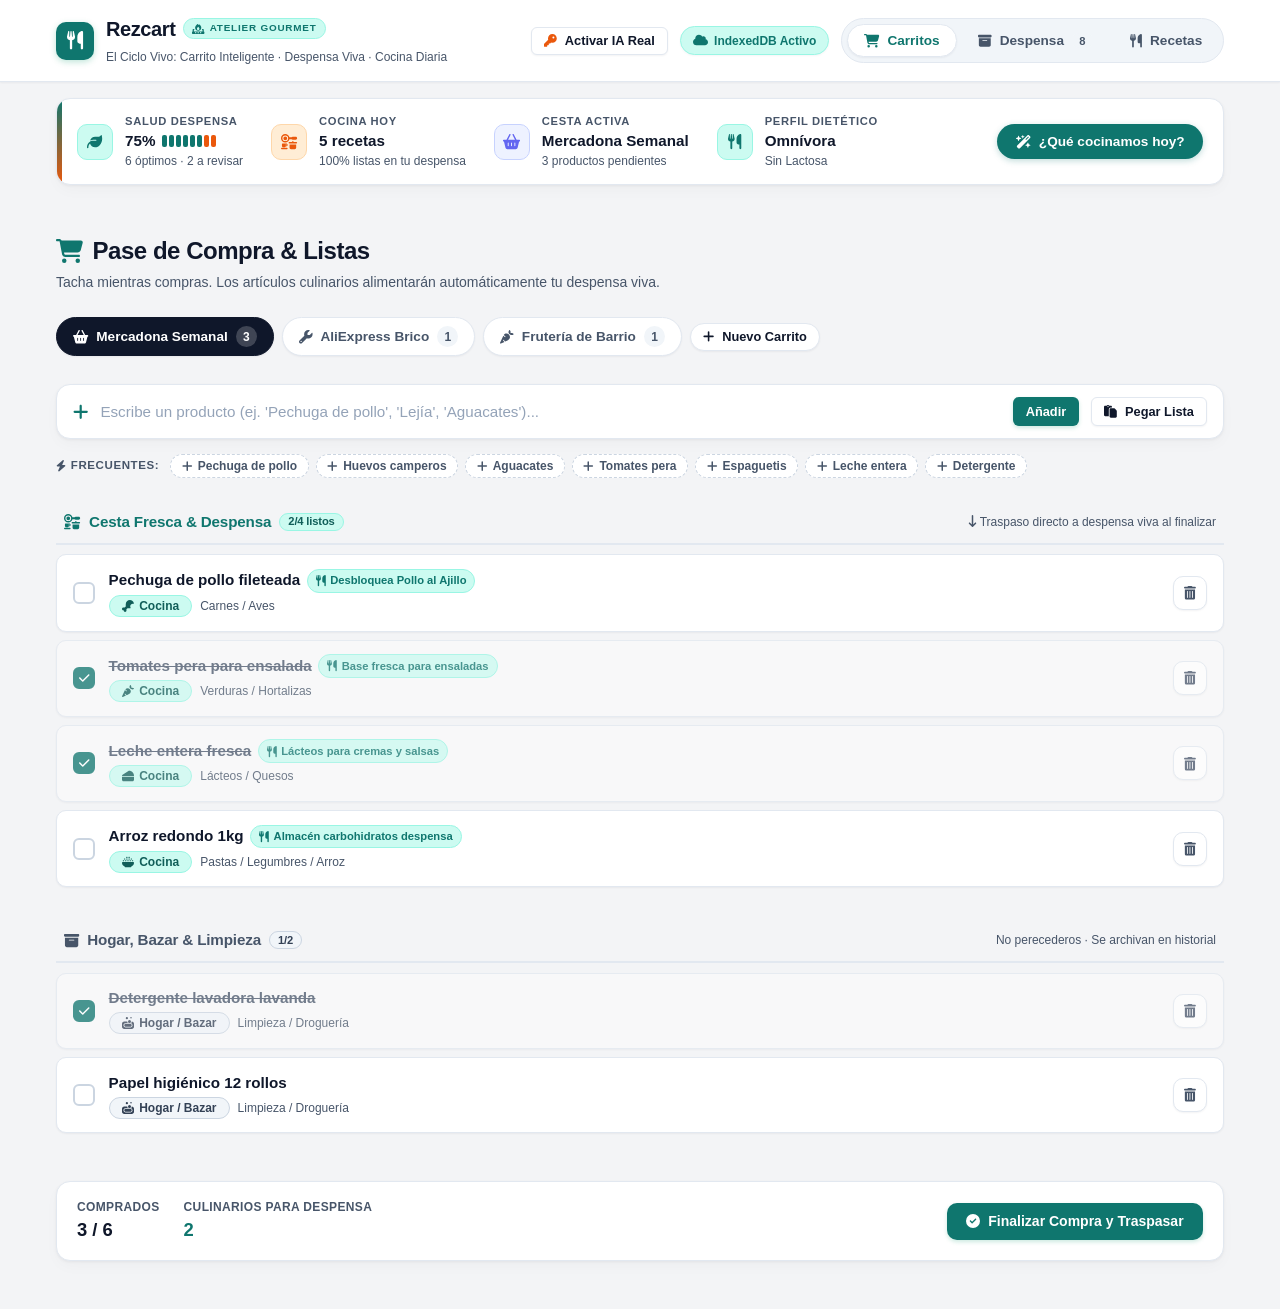
<file: index.html>
<!DOCTYPE html>
<html lang="es">
<head>
  <meta charset="UTF-8">
  <meta name="viewport" content="width=device-width, initial-scale=1.0">
  <title>Rezcart — Del Carrito a la Despensa y tu Cocina</title>
  
  <!-- Favicon Vectorial Culinario Oficial Atelier Gourmet -->
  <link rel="icon" type="image/svg+xml" href="data:image/svg+xml,%3Csvg xmlns='http://www.w3.org/2000/svg' viewBox='0 0 32 32'%3E%3Crect width='32' height='32' rx='8' fill='%230f766e'/%3E%3Cpath d='M8 10h16v2.5H8zm2 5h12v2H10zm-2 4.5h16V22H8z' fill='%23ffffff'/%3E%3C/svg%3E">
  
  <!-- FontAwesome 6 Offline Local -->
  <script src="static/js/fontawesome.min.js"></script>
  
  <!-- Hoja de Estilos Oficial Layered Elevation -->
  <link rel="stylesheet" href="static/css/main.css">
</head>
<body>

  <!-- Barra Superior / Header -->
  <header class="header-bar">
    <div class="header-inner">
      <a href="#" class="brand-wrapper">
        <div class="brand-icon">
          <i class="fa-solid fa-utensils"></i>
        </div>
        <div class="brand-text">
          <h1>Rezcart <span class="brand-badge-pill"><i class="fa-solid fa-fire-burner"></i> Atelier Gourmet</span></h1>
          <span class="tagline">El Ciclo Vivo: Carrito Inteligente · Despensa Viva · Cocina Diaria</span>
        </div>
      </a>

      <!-- Grupo Derecho: Indicador de Modo Dual Offline + Pestañas de Navegación -->
      <div class="header-right-group">
        <button class="btn btn-secondary btn-sm" id="btn-open-gemini-config" title="Configurar IA Real (Google Gemini)">
          <i class="fa-solid fa-sparkles" style="color: var(--color-ai);"></i>
          <span id="gemini-status-text">IA Real</span>
        </button>

        <div class="sync-status-indicator" id="sync-status-indicator" title="Modo Dual: IndexedDB local (0ms en supermercado) + Sincronización en la nube">
          <span class="sync-badge-pill synced" id="sync-badge-pill">
            <span id="sync-badge-icon-wrap"><i class="fa-solid fa-cloud"></i></span>
            <span id="sync-badge-text">IndexedDB Activo</span>
          </span>
        </div>

        <nav class="tabs-navigation">
          <button class="tab-btn active" data-view="carts">
            <i class="fa-solid fa-cart-shopping"></i>
            <span>Carritos</span>
          </button>
          <button class="tab-btn" data-view="pantry">
            <i class="fa-solid fa-box-archive"></i>
            <span>Despensa</span>
            <span class="tab-badge" id="pantry-total-count">8</span>
          </button>
          <button class="tab-btn" data-view="recipes">
            <i class="fa-solid fa-utensils"></i>
            <span>Recetas</span>
          </button>
        </nav>
      </div>
    </div>
  </header>

  <!-- Contenedor Principal de Vistas -->
  <main class="app-container">

    <!-- ======================================================================
         COMPONENTE DISTINTIVO: "PULSO DE COCINA" (KITCHEN VITALITY STRIP)
         ====================================================================== -->
    <div class="kitchen-vitality-bar" id="kitchen-vitality-bar">
      <div class="vitality-metrics-group">
        <!-- Métrica 1: Salud de Despensa y Frescura -->
        <div class="vitality-item">
          <div class="vitality-icon-circle vitality-icon-teal">
            <i class="fa-solid fa-leaf"></i>
          </div>
          <div class="vitality-info">
            <span class="vitality-title">Salud Despensa</span>
            <span class="vitality-val">
              <span id="vitality-freshness-pct">88%</span>
              <span class="freshness-mini-gauge" title="Estado de frescura general">
                <span class="seg-green"></span>
                <span class="seg-green"></span>
                <span class="seg-green"></span>
                <span class="seg-green"></span>
                <span class="seg-green"></span>
                <span class="seg-green"></span>
                <span class="seg-orange"></span>
                <span class="seg-orange"></span>
              </span>
            </span>
            <span class="vitality-sub" id="vitality-freshness-sub">6 óptimos · 2 a revisar</span>
          </div>
        </div>

        <!-- Métrica 2: Recetas Desbloqueadas Hoy -->
        <div class="vitality-item">
          <div class="vitality-icon-circle vitality-icon-orange">
            <i class="fa-solid fa-kitchen-set"></i>
          </div>
          <div class="vitality-info">
            <span class="vitality-title">Cocina Hoy</span>
            <span class="vitality-val" id="vitality-recipes-val">3 recetas</span>
            <span class="vitality-sub">100% listas en tu despensa</span>
          </div>
        </div>

        <!-- Métrica 3: Cesta Activa -->
        <div class="vitality-item">
          <div class="vitality-icon-circle vitality-icon-indigo">
            <i class="fa-solid fa-basket-shopping"></i>
          </div>
          <div class="vitality-info">
            <span class="vitality-title">Cesta Activa</span>
            <span class="vitality-val" id="vitality-cart-val">Mercadona Semanal</span>
            <span class="vitality-sub" id="vitality-cart-sub">4 productos pendientes</span>
          </div>
        </div>

        <!-- Métrica 4: Perfil Dietético Mandatorio -->
        <div class="vitality-item" id="vitality-diet-chip" style="cursor: pointer;" title="Configurar Perfil Dietético & Directivas Chef IA">
          <div class="vitality-icon-circle vitality-icon-teal" id="vitality-diet-icon-wrap">
            <i class="fa-solid fa-utensils"></i>
          </div>
          <div class="vitality-info">
            <span class="vitality-title">Perfil Dietético</span>
            <span class="vitality-val" id="vitality-diet-val">Omnívora</span>
            <span class="vitality-sub" id="vitality-diet-sub">Sin Lactosa</span>
          </div>
        </div>
      </div>

      <!-- Acción Estrella Rápida -->
      <button class="btn-vitality-chef" id="btn-vitality-suggest">
        <i class="fa-solid fa-wand-magic-sparkles"></i>
        <span>¿Qué cocinamos hoy?</span>
      </button>
    </div>

    <!-- ======================================================================
         VISTA 1: CARRITOS DE COMPRA (CARTS)
         ====================================================================== -->
    <section class="view-section active" id="view-carts">
      <div class="section-header">
        <div class="section-title-wrap">
          <h2>
            <i class="fa-solid fa-cart-shopping" style="color: var(--color-culinary);"></i>
            Pase de Compra & Listas
          </h2>
          <p>Tacha mientras compras. Los artículos culinarios alimentarán automáticamente tu despensa viva.</p>
        </div>
      </div>

      <!-- Selector de Carritos Múltiples -->
      <div class="cart-selector-bar" id="cart-chips-container">
        <!-- Renderizado dinámicamente por carts.js -->
      </div>

      <!-- Entrada Rápida de Artículos con Pegar Lista integrado -->
      <div class="card quick-input-card">
        <i class="fa-solid fa-plus" style="color: var(--color-culinary); font-size: 1.1rem;"></i>
        <input type="text" id="input-quick-add" placeholder="Escribe un producto (ej. 'Pechuga de pollo', 'Lejía', 'Aguacates')...">
        <button class="btn btn-primary btn-sm" id="btn-quick-add">
          <span>Añadir</span>
        </button>
        <button class="btn btn-secondary btn-sm" id="btn-open-paste-modal" title="Pegar lista de WhatsApp o notas">
          <i class="fa-solid fa-paste"></i>
          <span>Pegar Lista</span>
        </button>
      </div>

      <!-- Pellizcos Rápidos Culinarios (Quick Food Staples) -->
      <div class="quick-staples-wrap" id="quick-staples-bar">
        <span class="staples-label"><i class="fa-solid fa-bolt"></i> Frecuentes:</span>
        <button class="staple-chip" data-item="Pechuga de pollo fileteada"><i class="fa-solid fa-plus"></i> Pechuga de pollo</button>
        <button class="staple-chip" data-item="Huevos camperos"><i class="fa-solid fa-plus"></i> Huevos camperos</button>
        <button class="staple-chip" data-item="Aguacates maduros"><i class="fa-solid fa-plus"></i> Aguacates</button>
        <button class="staple-chip" data-item="Tomates pera"><i class="fa-solid fa-plus"></i> Tomates pera</button>
        <button class="staple-chip" data-item="Pasta espaguetis"><i class="fa-solid fa-plus"></i> Espaguetis</button>
        <button class="staple-chip" data-item="Leche entera fresca"><i class="fa-solid fa-plus"></i> Leche entera</button>
        <button class="staple-chip" data-item="Detergente lavadora"><i class="fa-solid fa-plus"></i> Detergente</button>
      </div>

      <!-- Lista Interactiva de Artículos -->
      <div class="items-list" id="cart-items-container">
        <!-- Renderizado dinámicamente por carts.js -->
      </div>

      <!-- Banner de Finalizar Compra Guiado -->
      <div class="checkout-banner" id="checkout-banner">
        <div class="checkout-stats">
          <div class="stat-item">
            <span class="stat-label">Comprados</span>
            <span class="stat-value" id="stat-total-bought">0 / 0</span>
          </div>
          <div class="stat-item">
            <span class="stat-label">Culinarios para Despensa</span>
            <span class="stat-value" id="stat-culinary-count" style="color: var(--color-culinary);">0</span>
          </div>
        </div>
        <button class="btn btn-primary" id="btn-open-checkout">
          <i class="fa-solid fa-circle-check"></i>
          <span>Finalizar Compra y Traspasar</span>
        </button>
      </div>
    </section>

    <!-- ======================================================================
         VISTA 2: DESPENSA INTELIGENTE (PANTRY)
         ====================================================================== -->
    <section class="view-section" id="view-pantry">
      <div class="section-header">
        <div class="section-title-wrap">
          <h2>
            <i class="fa-solid fa-box-archive" style="color: var(--color-culinary);"></i>
            Tu Despensa y Existencias
          </h2>
          <p>Control sin fechas manuales: frescura implícita automática y entrada por fotos de alimentos.</p>
        </div>
        <div class="section-actions">
          <button class="btn btn-ai btn-sm" id="btn-open-photo-purchase">
            <i class="fa-solid fa-camera"></i>
            <span>Foto Nueva Compra</span>
          </button>
          <button class="btn btn-secondary btn-sm" id="btn-open-photo-audit">
            <i class="fa-solid fa-magnifying-glass-chart"></i>
            <span>Auditar Zona</span>
          </button>
        </div>
      </div>

      <!-- Widget Check-in Rápido de 15 Segundos -->
      <div id="pantry-checkin-container">
        <!-- Aparece cuando hay alimentos con alerta ámbar -->
      </div>

      <!-- Filtros por Categoría de Alimento -->
      <div style="display: flex; gap: 0.5rem; overflow-x: auto; padding-bottom: 0.5rem; margin-bottom: 1.25rem;" id="pantry-filter-pills">
        <!-- Renderizado por pantry.js -->
      </div>

      <!-- Grid de Tarjetas de Alimentos -->
      <div class="pantry-grid" id="pantry-items-grid">
        <!-- Renderizado por pantry.js -->
      </div>
    </section>

    <!-- ======================================================================
         VISTA 3: RECETAS Y CHEF IA (RECIPES)
         ====================================================================== -->
    <section class="view-section" id="view-recipes">
      <div class="section-header">
        <div class="section-title-wrap">
          <h2>
            <i class="fa-solid fa-utensils" style="color: var(--color-culinary);"></i>
            Pase de Cocina & Recetario
          </h2>
          <p>Platos calculados con tu despensa real y filtrados por tu perfil dietético mandatorio.</p>
        </div>
        <div class="section-actions">
          <!-- Botón de Perfil Dietético Mandatorio -->
          <button class="btn btn-secondary btn-sm" id="btn-open-diet-modal" title="Configurar estilo de dieta y alérgenos">
            <i class="fa-solid fa-sliders" style="color: var(--color-culinary);"></i>
            <span id="recipe-diet-badge-label">Perfil: Omnívora</span>
          </button>
          <button class="btn btn-ai btn-sm" id="btn-open-chef-ai-modal">
            <i class="fa-solid fa-wand-magic-sparkles"></i>
            <span>Asistente Chef IA</span>
          </button>
        </div>
      </div>

      <!-- Filtros de Recetas (100% vs Casi listas) -->
      <div style="display: flex; gap: 0.5rem; margin-bottom: 1.25rem; flex-wrap: wrap;" id="recipe-filter-buttons">
        <!-- Renderizado por recipes.js -->
      </div>

      <!-- Grid de Recetas -->
      <div class="recipes-grid" id="recipes-grid-container">
        <!-- Renderizado por recipes.js -->
      </div>
    </section>

  </main>

  <!-- ==========================================================================
       BARRA DE NAVEGACIÓN INFERIOR (MÓVIL)
       ========================================================================== -->
  <nav class="mobile-bottom-nav">
    <button class="mobile-nav-btn active" data-view="carts">
      <i class="fa-solid fa-cart-shopping"></i>
      <span>Carritos</span>
    </button>
    <button class="mobile-nav-btn" data-view="pantry">
      <i class="fa-solid fa-box-archive"></i>
      <span>Despensa</span>
    </button>
    <button class="mobile-nav-btn" data-view="recipes">
      <i class="fa-solid fa-utensils"></i>
      <span>Recetas</span>
    </button>
  </nav>

  <!-- ==========================================================================
       MODALES DEL SISTEMA
       ========================================================================== -->

  <!-- 1. Modal Nuevo Carrito -->
  <div class="modal-backdrop" id="modal-new-cart">
    <div class="modal-container">
      <div class="modal-header">
        <h3><i class="fa-solid fa-cart-plus"></i> Crear Nuevo Carrito</h3>
        <button class="btn btn-secondary btn-icon" data-action="close">
          <i class="fa-solid fa-xmark"></i>
        </button>
      </div>
      <div class="modal-body">
        <div style="display: flex; flex-direction: column; gap: 0.35rem;">
          <label style="font-size: 0.85rem; font-weight: 600;">Nombre del Carrito:</label>
          <input type="text" id="new-cart-name" placeholder="Ej: Mercadona Semanal, Leroy Merlin, Droguería" style="padding: 0.65rem 0.85rem; border: 1px solid var(--border-subtle); border-radius: var(--radius-sm); font-size: 0.95rem;">
        </div>
        <div style="display: flex; flex-direction: column; gap: 0.35rem;">
          <label style="font-size: 0.85rem; font-weight: 600;">Tipo de Carrito:</label>
          <select id="new-cart-type" style="padding: 0.65rem 0.85rem; border: 1px solid var(--border-subtle); border-radius: var(--radius-sm); font-size: 0.95rem; background: #ffffff;">
            <option value="mixed">Mixto (Comida + Hogar/Limpieza)</option>
            <option value="grocery">Solo Supermercado / Comida</option>
            <option value="non_food">No Alimentario (Bazar, Ferretería, Ropa)</option>
          </select>
        </div>
      </div>
      <div class="modal-footer">
        <button class="btn btn-secondary" data-action="close">Cancelar</button>
        <button class="btn btn-primary" id="btn-save-new-cart">Crear Carrito</button>
      </div>
    </div>
  </div>

  <!-- 2. Modal Pegar Lista de WhatsApp -->
  <div class="modal-backdrop" id="modal-paste-list">
    <div class="modal-container">
      <div class="modal-header">
        <h3><i class="fa-solid fa-paste"></i> Pegar Lista de WhatsApp o Notas</h3>
        <button class="btn btn-secondary btn-icon" data-action="close">
          <i class="fa-solid fa-xmark"></i>
        </button>
      </div>
      <div class="modal-body">
        <p style="font-size: 0.85rem; color: var(--text-muted);">
          Pega texto libre con guiones, viñetas o saltos de línea. El clasificador inteligente categorizará cada producto automáticamente.
        </p>
        <textarea id="paste-text-input" rows="6" placeholder="- 1kg de tomates pera&#10;- Pechuga de pollo&#10;- Detergente lavadora&#10;- Aguacates maduros" style="width: 100%; padding: 0.75rem; border: 1px solid var(--border-subtle); border-radius: var(--radius-sm); font-family: var(--font-sans); font-size: 0.9rem; resize: vertical;"></textarea>
      </div>
      <div class="modal-footer">
        <button class="btn btn-secondary" data-action="close">Cancelar</button>
        <button class="btn btn-primary" id="btn-parse-paste">
          <i class="fa-solid fa-wand-magic-sparkles"></i>
          <span>Importar y Clasificar</span>
        </button>
      </div>
    </div>
  </div>

  <!-- 3. Modal Resumen "Finalizar Compra" (Guided Checkout) -->
  <div class="modal-backdrop" id="modal-checkout">
    <div class="modal-container">
      <div class="modal-header">
        <h3><i class="fa-solid fa-clipboard-check" style="color: var(--color-culinary);"></i> Resumen de Compra Finalizada</h3>
        <button class="btn btn-secondary btn-icon" data-action="close">
          <i class="fa-solid fa-xmark"></i>
        </button>
      </div>
      <div class="modal-body">
        <p style="font-size: 0.85rem; color: var(--text-muted);">
          Al confirmar, tus alimentos comprados nutrirán tu despensa y los artículos pendientes seguirán en la lista para el próximo viaje:
        </p>

        <!-- Bloque 1: Alimentos a Despensa -->
        <div class="checkout-group-card" style="border-left: 4px solid var(--color-culinary);">
          <div class="checkout-group-title" style="color: var(--color-culinary-dark);">
            <span><i class="fa-solid fa-carrot"></i> 1. Alimentos Culinarios Comprados</span>
            <span class="pill pill-culinary">Van a Despensa</span>
          </div>
          <div id="checkout-list-culinary"></div>
        </div>

        <!-- Bloque 2: No-comida archivada -->
        <div class="checkout-group-card" style="border-left: 4px solid var(--color-non-food);">
          <div class="checkout-group-title" style="color: var(--color-non-food-dark);">
            <span><i class="fa-solid fa-box-archive"></i> 2. No-Alimentarios Comprados</span>
            <span class="pill pill-non-food">Archivados</span>
          </div>
          <div id="checkout-list-nonfood"></div>
        </div>

        <!-- Bloque 3: Pendientes -->
        <div class="checkout-group-card" style="border-left: 4px solid var(--border-hover);">
          <div class="checkout-group-title" style="color: var(--text-muted);">
            <span><i class="fa-regular fa-clock"></i> 3. No Encontrados / Pendientes</span>
            <span class="pill pill-secondary">Se Quedan en Lista</span>
          </div>
          <div id="checkout-list-pending"></div>
        </div>
      </div>
      <div class="modal-footer">
        <button class="btn btn-secondary" data-action="close">Atrás</button>
        <button class="btn btn-primary" id="btn-confirm-checkout-transfer">
          <i class="fa-solid fa-check-double"></i>
          <span>Confirmar y Traspasar a Despensa</span>
        </button>
      </div>
    </div>
  </div>

  <!-- 4. Modal Chef IA Improvisador -->
  <div class="modal-backdrop" id="modal-chef-ai">
    <div class="modal-container">
      <div class="modal-header">
        <h3><i class="fa-solid fa-sparkles" style="color: var(--color-ai);"></i> Asistente Chef IA</h3>
        <button class="btn btn-secondary btn-icon" data-action="close">
          <i class="fa-solid fa-xmark"></i>
        </button>
      </div>
      <div class="modal-body">
        <p style="font-size: 0.85rem; color: var(--text-muted);">
          El Chef IA analiza los alimentos que tienes actualmente en tu despensa y tus preferencias dietéticas para inventar un plato delicioso minimizando desperdicios.
        </p>
        <button class="btn btn-ai" id="btn-generate-ai-recipe" style="width: 100%;">
          <i class="fa-solid fa-wand-magic-sparkles"></i>
          <span>Proponer Receta Creativa con lo que Tengo</span>
        </button>
        <div id="chef-ai-results" style="margin-top: 1rem;">
          <!-- Respuesta generada -->
        </div>
      </div>
      <div class="modal-footer">
        <button class="btn btn-secondary" data-action="close">Cerrar</button>
      </div>
    </div>
  </div>

  <!-- 5. Modal Foto Nueva Compra (Encimera / Mesa) -->
  <div class="modal-backdrop" id="modal-photo-purchase">
    <div class="modal-container">
      <div class="modal-header">
        <h3><i class="fa-solid fa-camera" style="color: var(--color-ai);"></i> Foto Nueva Compra (Encimera / Mesa)</h3>
        <button class="btn btn-secondary btn-icon" data-action="close">
          <i class="fa-solid fa-xmark"></i>
        </button>
      </div>
      <div class="modal-body">
        <div id="purchase-key-alert" style="display: none; background: var(--bg-warning-pill); border: 1px solid var(--border-warning); border-radius: var(--radius-sm); padding: 0.65rem 0.85rem; font-size: 0.8rem; color: var(--color-warning-dark); align-items: center; justify-content: space-between; gap: 0.5rem; margin-bottom: 0.75rem;">
          <div style="display: flex; align-items: center; gap: 0.5rem;">
            <i class="fa-solid fa-triangle-exclamation"></i>
            <span>Sin clave Gemini: la detección real requiere tu API Key gratuita.</span>
          </div>
          <button class="btn btn-secondary btn-sm" id="btn-purchase-configure-key" type="button" style="font-size: 0.72rem; padding: 0.2rem 0.6rem;">Configurar</button>
        </div>

        <div class="camera-preview-box" id="purchase-camera-preview" style="height: 220px; position: relative;">
          <video id="purchase-video" autoplay playsinline muted style="display: none;"></video>
          <img id="purchase-img-preview" style="display: none;" alt="Foto capturada">
          <div class="camera-processing-overlay" id="purchase-processing-overlay" style="display: none;">
            <i class="fa-solid fa-spinner fa-spin"></i>
            <strong>Analizando alimentos con Google Gemini...</strong>
            <span>Identificando frutas, verduras, carnes y lácteos reales</span>
          </div>
          <div class="camera-grid-overlay">
            <div></div><div></div><div></div><div></div>
          </div>
          <div id="purchase-placeholder" style="text-align: center; color: #94a3b8; z-index: 2;">
            <i class="fa-solid fa-camera" style="font-size: 2.2rem; margin-bottom: 0.4rem; color: #475569;"></i>
            <p style="font-size: 0.8rem;">Enfoca tu compra desembalada sobre la mesa</p>
          </div>
        </div>

        <div style="display: flex; gap: 0.5rem;">
          <button class="btn btn-ai" id="btn-snap-purchase-photo" style="flex: 1;">
            <i class="fa-solid fa-camera"></i>
            <span>Disparar y Detectar</span>
          </button>
          <button class="btn btn-secondary btn-icon" id="btn-upload-purchase-trigger" type="button" title="Subir foto desde galería o cámara nativa">
            <i class="fa-solid fa-upload"></i>
          </button>
          <input type="file" id="purchase-file-input" accept="image/*" capture="environment" style="display: none;">
        </div>

        <div id="purchase-detected-container" style="display: none; margin-top: 0.75rem;">
          <strong style="font-size: 0.85rem; color: var(--text-main); display: block; margin-bottom: 0.5rem;">
            Alimentos Culinarios Detectados (revisa y confirma):
          </strong>
          <div id="purchase-detected-checklist" style="display: flex; flex-direction: column; gap: 0.45rem;">
            <!-- Rellenado dinámicamente -->
          </div>
        </div>
      </div>
      <div class="modal-footer">
        <button class="btn btn-secondary" data-action="close">Cancelar</button>
        <button class="btn btn-primary" id="btn-confirm-save-purchase-photo" style="display: none;">
          <i class="fa-solid fa-circle-check"></i>
          <span>Guardar en Despensa</span>
        </button>
      </div>
    </div>
  </div>

  <!-- 6. Modal Auditar Zona (Nevera / Despensa / Frutero) -->
  <div class="modal-backdrop" id="modal-photo-audit">
    <div class="modal-container" style="max-width: 680px;">
      <div class="modal-header">
        <h3><i class="fa-solid fa-magnifying-glass-chart" style="color: var(--color-warning);"></i> Auditar Zona de Alimentos</h3>
        <button class="btn btn-secondary btn-icon" data-action="close">
          <i class="fa-solid fa-xmark"></i>
        </button>
      </div>
      <div class="modal-body">
        <div style="display: flex; gap: 0.5rem; margin-bottom: 0.75rem;">
          <span style="font-size: 0.85rem; font-weight: 600; align-self: center;">Zona a auditar:</span>
          <select id="audit-zone-select" style="padding: 0.45rem 0.75rem; border: 1px solid var(--border-subtle); border-radius: var(--radius-sm); font-size: 0.85rem; background: #ffffff;">
            <option value="fridge">Nevera / Frigorífico</option>
            <option value="pantry_shelf">Estante Despensa Seca</option>
            <option value="fruit_bowl">Frutero / Verduras</option>
          </select>
        </div>

        <div id="audit-key-alert" style="display: none; background: var(--bg-warning-pill); border: 1px solid var(--border-warning); border-radius: var(--radius-sm); padding: 0.65rem 0.85rem; font-size: 0.8rem; color: var(--color-warning-dark); align-items: center; justify-content: space-between; gap: 0.5rem; margin-bottom: 0.75rem;">
          <div style="display: flex; align-items: center; gap: 0.5rem;">
            <i class="fa-solid fa-triangle-exclamation"></i>
            <span>Sin clave Gemini: la auditoría requiere tu API Key gratuita.</span>
          </div>
          <button class="btn btn-secondary btn-sm" id="btn-audit-configure-key" type="button" style="font-size: 0.72rem; padding: 0.2rem 0.6rem;">Configurar</button>
        </div>

        <div class="camera-preview-box" id="audit-camera-preview" style="height: 220px; position: relative;">
          <video id="audit-video" autoplay playsinline muted style="display: none;"></video>
          <img id="audit-img-preview" style="display: none;" alt="Foto de auditoría">
          <div class="camera-processing-overlay" id="audit-processing-overlay" style="display: none;">
            <i class="fa-solid fa-spinner fa-spin"></i>
            <strong>Auditando existencias con Google Gemini...</strong>
            <span>Comparando baldas con tu despensa</span>
          </div>
          <div class="camera-grid-overlay">
            <div></div><div></div><div></div><div></div>
          </div>
          <div id="audit-placeholder" style="text-align: center; color: #94a3b8; z-index: 2;">
            <i class="fa-solid fa-camera" style="font-size: 2.2rem; margin-bottom: 0.4rem; color: #475569;"></i>
            <p style="font-size: 0.8rem;">Enfoca las baldas de tu zona seleccionada</p>
          </div>
        </div>

        <div style="display: flex; gap: 0.5rem;">
          <button class="btn btn-ai" id="btn-snap-audit-photo" style="flex: 1;">
            <i class="fa-solid fa-camera"></i>
            <span>Disparar y Auditar</span>
          </button>
          <button class="btn btn-secondary btn-icon" id="btn-upload-audit-trigger" type="button" title="Subir foto desde galería o cámara nativa">
            <i class="fa-solid fa-upload"></i>
          </button>
          <input type="file" id="audit-file-input" accept="image/*" capture="environment" style="display: none;">
        </div>

        <div id="audit-results-container" style="display: none; margin-top: 1rem;">
          <div class="reconciliation-grid" style="grid-template-columns: repeat(3, 1fr); gap: 0.75rem;">
            <!-- Columna 1: Nuevos -->
            <div class="recon-column">
              <div class="recon-header">
                <h4 style="font-size:0.8rem; font-weight:700;"><i class="fa-solid fa-sparkles" style="color:var(--color-ai);"></i> Nuevos</h4>
              </div>
              <div class="recon-items-list" id="audit-col-new" style="min-height: 80px;"></div>
            </div>

            <!-- Columna 2: Confirmados -->
            <div class="recon-column">
              <div class="recon-header">
                <h4 style="font-size:0.8rem; font-weight:700;"><i class="fa-solid fa-circle-check" style="color:var(--color-culinary);"></i> Siguen</h4>
              </div>
              <div class="recon-items-list" id="audit-col-confirmed" style="min-height: 80px;"></div>
            </div>

            <!-- Columna 3: Ausentes -->
            <div class="recon-column">
              <div class="recon-header">
                <h4 style="font-size:0.8rem; font-weight:700;"><i class="fa-solid fa-circle-question" style="color:var(--color-warning);"></i> Ausentes</h4>
              </div>
              <div class="recon-items-list" id="audit-col-missing" style="min-height: 80px;"></div>
            </div>
          </div>
        </div>
      </div>
      <div class="modal-footer">
        <button class="btn btn-secondary" data-action="close">Cerrar</button>
        <button class="btn btn-primary" id="btn-apply-audit-recon" style="display: none;">
          <i class="fa-solid fa-check-double"></i>
          <span>Confirmar y Actualizar Despensa</span>
        </button>
      </div>
    </div>
  </div>

  <!-- 7. Modal Perfil Dietético y Directivas Chef IA -->
  <div class="modal-backdrop" id="modal-diet-profile">
    <div class="modal-container" style="max-width: 640px;">
      <div class="modal-header">
        <h3><i class="fa-solid fa-sliders" style="color: var(--color-culinary);"></i> Perfil Dietético & Directivas Chef IA</h3>
        <button class="btn btn-secondary btn-icon" data-action="close">
          <i class="fa-solid fa-xmark"></i>
        </button>
      </div>
      <div class="modal-body">
        <p style="font-size: 0.85rem; color: var(--text-muted); margin-bottom: 1.25rem;">
          Este perfil es <strong>mandatorio</strong>: oculta recetas que violen tu base dietética y ordena a Chef IA adaptar ingredientes con sustituciones para tus restricciones.
        </p>

        <!-- Bloque 1: Base Dietética Mandatoria (Selección Única) -->
        <div style="margin-bottom: 1.25rem;">
          <label style="font-size: 0.8rem; font-weight: 700; color: var(--text-main); display: block; margin-bottom: 0.5rem; text-transform: uppercase; letter-spacing: 0.04em;">
            1. Base Dietética Principal (Selección única)
          </label>
          <div class="diet-base-grid" id="diet-base-selector">
            <div class="diet-base-card active" data-base="omnivore">
              <i class="fa-solid fa-utensils"></i>
              <strong>Omnívora</strong>
              <span>Come de todo</span>
            </div>
            <div class="diet-base-card" data-base="carnivore">
              <i class="fa-solid fa-drumstick-bite"></i>
              <strong>Carnívora</strong>
              <span>Proteínas y grasas</span>
            </div>
            <div class="diet-base-card" data-base="vegetarian">
              <i class="fa-solid fa-leaf"></i>
              <strong>Vegetariana</strong>
              <span>Sin carne ni pescado</span>
            </div>
            <div class="diet-base-card" data-base="vegan">
              <i class="fa-solid fa-seedling"></i>
              <strong>Vegana</strong>
              <span>100% vegetal</span>
            </div>
          </div>
        </div>

        <!-- Bloque 2: Restricciones y Alérgenos (Selección Múltiple) -->
        <div style="margin-bottom: 1.25rem;">
          <label style="font-size: 0.8rem; font-weight: 700; color: var(--text-main); display: block; margin-bottom: 0.5rem; text-transform: uppercase; letter-spacing: 0.04em;">
            2. Restricciones, Alérgenos & Salud (Selección múltiple)
          </label>
          
          <div style="font-size: 0.72rem; font-weight: 700; color: var(--text-muted); text-transform: uppercase; margin-bottom: 0.35rem;">Intolerancias & Alergias:</div>
          <div class="diet-restrictions-grid" style="margin-bottom: 0.75rem;">
            <label class="diet-pill-checkbox">
              <input type="checkbox" name="diet-restriction" value="sin_gluten">
              <span><i class="fa-solid fa-wheat-awn-circle-exclamation"></i> Sin Gluten</span>
            </label>
            <label class="diet-pill-checkbox">
              <input type="checkbox" name="diet-restriction" value="sin_lactosa" checked>
              <span><i class="fa-solid fa-cow"></i> Sin Lactosa</span>
            </label>
            <label class="diet-pill-checkbox">
              <input type="checkbox" name="diet-restriction" value="sin_frutos_secos">
              <span><i class="fa-solid fa-ban"></i> Sin Frutos Secos</span>
            </label>
            <label class="diet-pill-checkbox">
              <input type="checkbox" name="diet-restriction" value="sin_huevo">
              <span><i class="fa-solid fa-egg"></i> Sin Huevo</span>
            </label>
            <label class="diet-pill-checkbox">
              <input type="checkbox" name="diet-restriction" value="sin_marisco">
              <span><i class="fa-solid fa-shrimp"></i> Sin Marisco</span>
            </label>
          </div>

          <div style="font-size: 0.72rem; font-weight: 700; color: var(--text-muted); text-transform: uppercase; margin-bottom: 0.35rem;">Estilo de Vida & Salud:</div>
          <div class="diet-restrictions-grid">
            <label class="diet-pill-checkbox">
              <input type="checkbox" name="diet-restriction" value="keto">
              <span><i class="fa-solid fa-fire"></i> Keto / Low Carb</span>
            </label>
            <label class="diet-pill-checkbox">
              <input type="checkbox" name="diet-restriction" value="sin_azucar">
              <span><i class="fa-solid fa-cubes-stacked"></i> Sin Azúcar</span>
            </label>
            <label class="diet-pill-checkbox">
              <input type="checkbox" name="diet-restriction" value="bajo_sal">
              <span><i class="fa-solid fa-heart-pulse"></i> Bajo en Sal</span>
            </label>
            <label class="diet-pill-checkbox">
              <input type="checkbox" name="diet-restriction" value="bajo_grasa">
              <span><i class="fa-solid fa-shield-heart"></i> Bajo en Grasa</span>
            </label>
          </div>
        </div>

        <div style="background: var(--bg-culinary-pill); border: 1px solid var(--border-culinary); border-radius: var(--radius-sm); padding: 0.75rem 1rem; font-size: 0.8rem; color: var(--color-culinary-dark);">
          <i class="fa-solid fa-circle-check"></i> <strong>Efecto Inmediato:</strong> El catálogo ocultará automáticamente las recetas que no se adapten a tu base y mostrará recetas con sustituciones de Chef IA para las restricciones marcadas.
        </div>
      </div>
      <div class="modal-footer">
        <button class="btn btn-secondary" data-action="close">Cancelar</button>
        <button class="btn btn-primary" id="btn-save-diet-profile">
          <i class="fa-solid fa-check"></i>
          <span>Guardar y Aplicar a Recetas</span>
        </button>
      </div>
    </div>
  </div>

  <!-- 8. Modal Configuración Google Gemini AI Real -->
  <div class="modal-backdrop" id="modal-gemini-config">
    <div class="modal-container">
      <div class="modal-header">
        <h3><i class="fa-solid fa-sparkles" style="color: var(--color-ai);"></i> Reconocimiento Real con Google Gemini</h3>
        <button class="btn btn-secondary btn-icon" data-action="close">
          <i class="fa-solid fa-xmark"></i>
        </button>
      </div>
      <div class="modal-body">
        <p style="font-size: 0.85rem; color: var(--text-muted); line-height: 1.5;">
          Para que Rezcart detecte <strong>alimentos reales</strong> a través de la cámara de tu móvil o fotos, se conecta a la API gratuita de <strong>Google Gemini 1.5 Flash Vision</strong>.
        </p>

        <div style="background: var(--bg-canvas); border: 1px solid var(--border-subtle); border-radius: var(--radius-sm); padding: 0.85rem; margin: 1rem 0;">
          <label style="font-size: 0.8rem; font-weight: 700; color: var(--color-culinary); display: block; margin-bottom: 0.35rem;">
            <i class="fa-solid fa-key"></i> Clave API de Google AI Studio (Gratis)
          </label>
          <div style="display: flex; gap: 0.5rem; margin-top: 0.5rem;">
            <input type="password" id="input-gemini-api-key" placeholder="AIzaSy..." style="flex: 1; padding: 0.65rem 0.85rem; border: 1px solid var(--border-subtle); border-radius: var(--radius-sm); font-family: monospace; font-size: 0.9rem; background: var(--bg-card); color: var(--text-main);">
            <button class="btn btn-secondary btn-icon" id="btn-toggle-gemini-key-visibility" type="button" title="Mostrar/Ocultar clave">
              <i class="fa-solid fa-eye" id="icon-toggle-gemini-key"></i>
            </button>
          </div>
          <p style="font-size: 0.75rem; color: var(--text-muted); margin-top: 0.5rem; line-height: 1.4;">
            Puedes obtener tu clave gratuita al instante en <a href="https://aistudio.google.com/app/apikey" target="_blank" rel="noopener" style="color: var(--color-culinary); font-weight: 600; text-decoration: underline;">Google AI Studio <i class="fa-solid fa-arrow-up-right-from-square"></i></a>. Tu clave se almacena exclusivamente en tu dispositivo (LocalStorage).
          </p>
        </div>

        <div id="gemini-key-status-msg" style="display: none; padding: 0.5rem 0.75rem; border-radius: var(--radius-sm); font-size: 0.8rem; margin-bottom: 0.5rem;"></div>
      </div>
      <div class="modal-footer">
        <button class="btn btn-secondary" id="btn-clear-gemini-key" type="button" style="margin-right: auto; color: var(--color-danger);">
          <i class="fa-solid fa-trash"></i> Borrar Clave
        </button>
        <button class="btn btn-secondary" data-action="close">Cerrar</button>
        <button class="btn btn-primary" id="btn-save-gemini-key">
          <i class="fa-solid fa-floppy-disk"></i>
          <span>Guardar Clave</span>
        </button>
      </div>
    </div>
  </div>

  <!-- Bootstrap JS Principal -->
  <script type="module" src="static/js/app.js"></script>
</body>
</html>
</file>
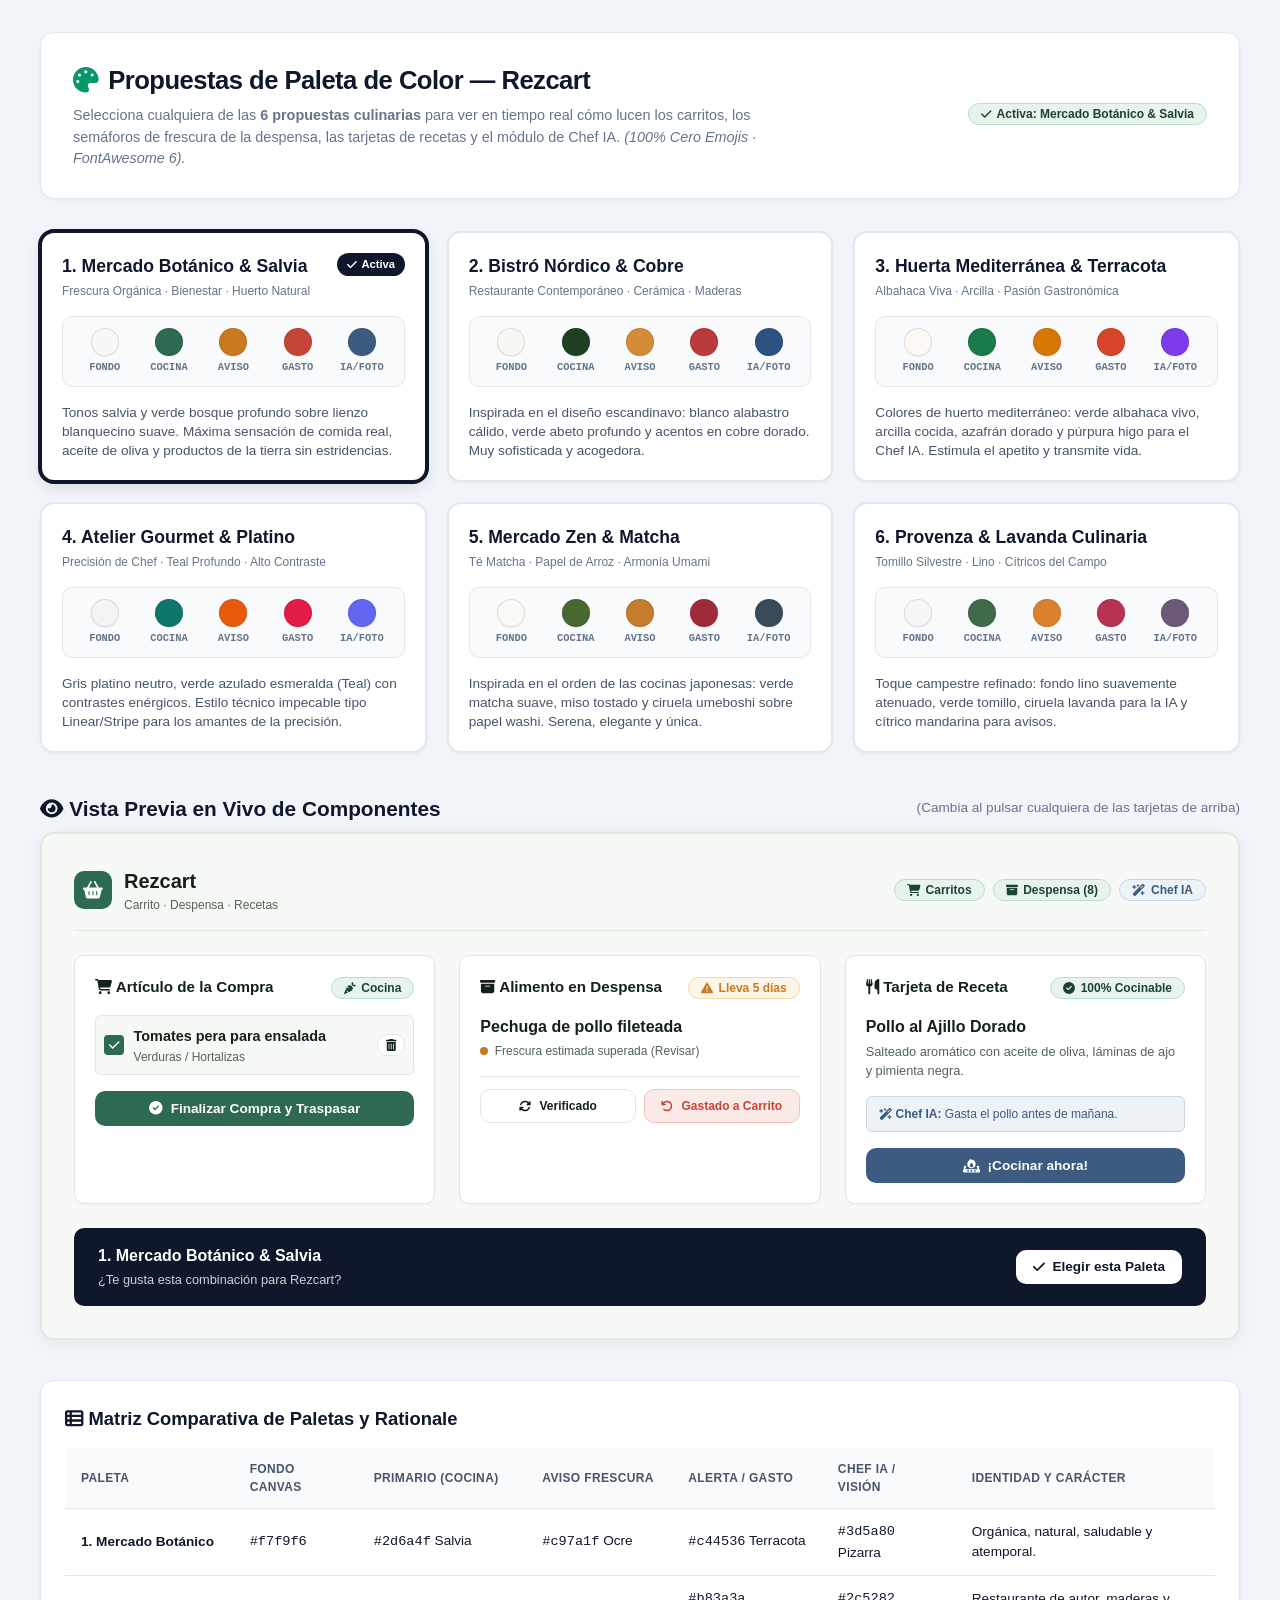
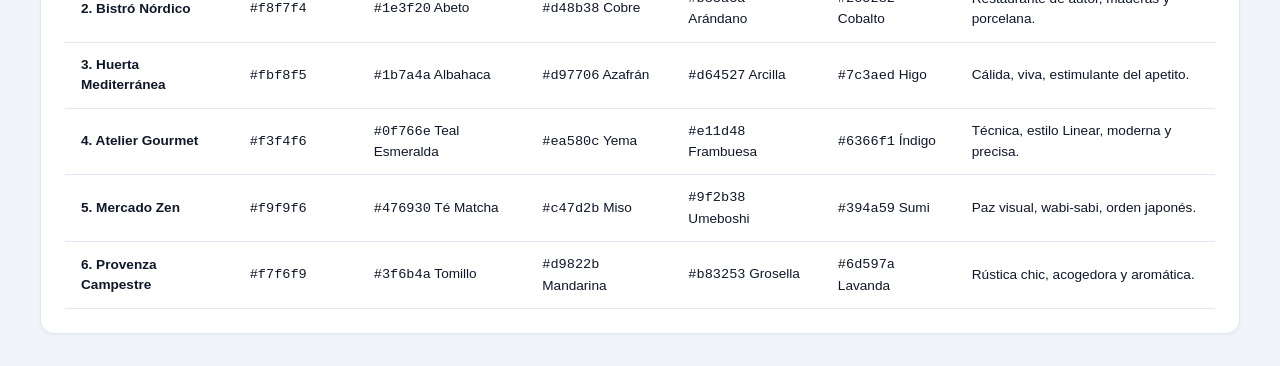
<file: paletas_rezcart.html>
<!DOCTYPE html>
<html lang="es">
<head>
  <meta charset="UTF-8">
  <meta name="viewport" content="width=device-width, initial-scale=1.0">
  <title>Propuestas de Paletas de Color — Rezcart</title>
  
  <!-- FontAwesome 6 Offline Local (Cero Emojis) -->
  <script src="static/js/fontawesome.min.js"></script>

  <style>
    :root {
      /* Fuente Universal */
      --font-sans: -apple-system, BlinkMacSystemFont, "Segoe UI", Roboto, "Helvetica Neue", Arial, sans-serif;
      --font-mono: ui-monospace, SFMono-Regular, Menlo, Monaco, Consolas, monospace;
      --radius-pill: 9999px;
      --radius-lg: 14px;
      --radius-md: 10px;
      --radius-sm: 6px;
      --transition: 0.25s cubic-bezier(0.16, 1, 0.3, 1);

      /* Variables Dinamicas de la Paleta Activa (Por defecto: Paleta 1 Botánica) */
      --p-canvas: #f7f9f6;
      --p-card: #ffffff;
      --p-border: #e1e8df;
      --p-border-hover: #c4d3bf;
      --p-text: #142118;
      --p-text-muted: #526356;
      
      --p-primary: #2d6a4f;
      --p-primary-dark: #1b4332;
      --p-primary-bg: #e8f3ed;
      --p-primary-border: #b7dfca;

      --p-warning: #c97a1f;
      --p-warning-bg: #fdf5e8;
      --p-warning-border: #f5d7a6;

      --p-depleted: #c44536;
      --p-depleted-bg: #faebe8;
      --p-depleted-border: #f2c1bb;

      --p-ai: #3d5a80;
      --p-ai-bg: #edf2f7;
      --p-ai-border: #c8d7e6;

      --p-slate: #5c677d;
      --p-slate-bg: #f0f2f5;
      --p-slate-border: #d0d5dd;
    }

    * {
      box-sizing: border-box;
      margin: 0;
      padding: 0;
      -webkit-font-smoothing: antialiased;
    }

    body {
      font-family: var(--font-sans);
      background-color: #f1f5f9;
      color: #0f172a;
      line-height: 1.5;
      padding: 2rem 1rem;
    }

    .container {
      max-width: 1200px;
      margin: 0 auto;
    }

    .header-banner {
      background: #ffffff;
      border: 1px solid #e2e8f0;
      border-radius: var(--radius-lg);
      padding: 1.75rem 2rem;
      margin-bottom: 2rem;
      box-shadow: 0 1px 3px rgba(15, 23, 42, 0.05);
      display: flex;
      flex-wrap: wrap;
      align-items: center;
      justify-content: space-between;
      gap: 1.5rem;
    }

    .header-banner h1 {
      font-size: 1.6rem;
      font-weight: 700;
      letter-spacing: -0.02em;
      display: flex;
      align-items: center;
      gap: 0.6rem;
    }

    .header-banner p {
      color: #64748b;
      font-size: 0.9rem;
      margin-top: 0.35rem;
      max-width: 700px;
    }

    /* Grid de Selector de Paletas */
    .palettes-grid {
      display: grid;
      grid-template-columns: repeat(auto-fit, minmax(340px, 1fr));
      gap: 1.25rem;
      margin-bottom: 2.5rem;
    }

    .palette-card {
      background: #ffffff;
      border: 2px solid #e2e8f0;
      border-radius: var(--radius-lg);
      padding: 1.25rem;
      cursor: pointer;
      transition: all var(--transition);
      display: flex;
      flex-direction: column;
      justify-content: space-between;
      gap: 1rem;
      box-shadow: 0 1px 3px rgba(15, 23, 42, 0.05);
    }

    .palette-card:hover {
      border-color: #94a3b8;
      transform: translateY(-2px);
      box-shadow: 0 4px 12px rgba(15, 23, 42, 0.08);
    }

    .palette-card.active {
      border-color: #0f172a;
      box-shadow: 0 0 0 2px #0f172a, 0 6px 16px rgba(15, 23, 42, 0.1);
    }

    .palette-top {
      display: flex;
      align-items: flex-start;
      justify-content: space-between;
      gap: 0.75rem;
    }

    .palette-title {
      font-size: 1.1rem;
      font-weight: 700;
      color: #0f172a;
    }

    .palette-tagline {
      font-size: 0.75rem;
      color: #64748b;
      margin-top: 0.2rem;
    }

    .active-badge {
      display: none;
      background: #0f172a;
      color: #ffffff;
      padding: 0.2rem 0.6rem;
      border-radius: var(--radius-pill);
      font-size: 0.7rem;
      font-weight: 600;
    }

    .palette-card.active .active-badge {
      display: inline-flex;
      align-items: center;
      gap: 0.3rem;
    }

    /* Muestras de Color (Swatches) */
    .swatches-row {
      display: flex;
      align-items: center;
      gap: 0.5rem;
      background: #f8fafc;
      padding: 0.65rem 0.85rem;
      border-radius: var(--radius-md);
      border: 1px solid #e2e8f0;
    }

    .swatch-group {
      display: flex;
      flex-direction: column;
      align-items: center;
      gap: 0.25rem;
      flex: 1;
    }

    .swatch-circle {
      width: 28px;
      height: 28px;
      border-radius: var(--radius-pill);
      border: 1px solid rgba(0, 0, 0, 0.1);
      box-shadow: 0 1px 2px rgba(0, 0, 0, 0.05);
    }

    .swatch-label {
      font-size: 0.65rem;
      color: #64748b;
      font-weight: 600;
      text-transform: uppercase;
      font-family: var(--font-mono);
    }

    .palette-desc {
      font-size: 0.85rem;
      color: #475569;
      line-height: 1.4;
    }

    /* ==========================================================================
       SHOWCASE INTERACTIVO: COMPONENTES REALES DE REZCART
       ========================================================================== */
    .preview-section-title {
      font-size: 1.3rem;
      font-weight: 700;
      margin-bottom: 0.5rem;
      display: flex;
      align-items: center;
      justify-content: space-between;
    }

    .preview-sandbox {
      background-color: var(--p-canvas);
      color: var(--p-text);
      border: 2px solid var(--p-border);
      border-radius: var(--radius-lg);
      padding: 2rem;
      margin-bottom: 2.5rem;
      box-shadow: 0 4px 20px rgba(15, 23, 42, 0.06);
      transition: all var(--transition);
    }

    .sandbox-header {
      display: flex;
      align-items: center;
      justify-content: space-between;
      padding-bottom: 1rem;
      border-bottom: 1px solid var(--p-border);
      margin-bottom: 1.5rem;
    }

    .sandbox-brand {
      display: flex;
      align-items: center;
      gap: 0.75rem;
    }

    .sandbox-brand-icon {
      width: 38px;
      height: 38px;
      border-radius: var(--radius-md);
      background: var(--p-primary);
      color: #ffffff;
      display: flex;
      align-items: center;
      justify-content: center;
      font-size: 1.1rem;
    }

    .sandbox-brand-title {
      font-size: 1.25rem;
      font-weight: 700;
      color: var(--p-text);
    }

    .sandbox-grid {
      display: grid;
      grid-template-columns: repeat(auto-fit, minmax(320px, 1fr));
      gap: 1.5rem;
    }

    /* Tarjetas del Sandbox */
    .sb-card {
      background: var(--p-card);
      border: 1px solid var(--p-border);
      border-radius: var(--radius-md);
      padding: 1.25rem;
      box-shadow: 0 1px 3px rgba(15, 23, 42, 0.04);
      display: flex;
      flex-direction: column;
      gap: 1rem;
    }

    .sb-title {
      font-size: 0.95rem;
      font-weight: 700;
      display: flex;
      align-items: center;
      justify-content: space-between;
      color: var(--p-text);
    }

    /* Badges Pill */
    .sb-pill {
      display: inline-flex;
      align-items: center;
      gap: 0.35rem;
      padding: 0.25rem 0.75rem;
      border-radius: var(--radius-pill);
      font-size: 0.75rem;
      font-weight: 600;
      line-height: 1;
    }

    .sb-pill-culinary {
      background: var(--p-primary-bg);
      color: var(--p-primary-dark);
      border: 1px solid var(--p-primary-border);
    }

    .sb-pill-warning {
      background: var(--p-warning-bg);
      color: var(--p-warning);
      border: 1px solid var(--p-warning-border);
    }

    .sb-pill-depleted {
      background: var(--p-depleted-bg);
      color: var(--p-depleted);
      border: 1px solid var(--p-depleted-border);
    }

    .sb-pill-ai {
      background: var(--p-ai-bg);
      color: var(--p-ai);
      border: 1px solid var(--p-ai-border);
    }

    .sb-pill-slate {
      background: var(--p-slate-bg);
      color: var(--p-slate);
      border: 1px solid var(--p-slate-border);
    }

    /* Botones del Sandbox */
    .sb-btn {
      display: inline-flex;
      align-items: center;
      justify-content: center;
      gap: 0.5rem;
      padding: 0.55rem 1rem;
      border-radius: var(--radius-md);
      font-size: 0.85rem;
      font-weight: 600;
      cursor: pointer;
      border: 1px solid transparent;
      transition: all var(--transition);
    }

    .sb-btn-primary {
      background: var(--p-primary);
      color: #ffffff;
    }

    .sb-btn-primary:hover {
      background: var(--p-primary-dark);
    }

    .sb-btn-secondary {
      background: var(--p-card);
      color: var(--p-text);
      border: 1px solid var(--p-border);
    }

    .sb-btn-ai {
      background: var(--p-ai);
      color: #ffffff;
    }

    .sb-btn-danger {
      background: var(--p-depleted-bg);
      color: var(--p-depleted);
      border: 1px solid var(--p-depleted-border);
    }

    /* Tabla Comparativa */
    .matrix-card {
      background: #ffffff;
      border: 1px solid #e2e8f0;
      border-radius: var(--radius-lg);
      padding: 1.5rem;
      box-shadow: 0 1px 3px rgba(15, 23, 42, 0.05);
      overflow-x: auto;
    }

    .matrix-table {
      width: 100%;
      border-collapse: collapse;
      font-size: 0.85rem;
      text-align: left;
    }

    .matrix-table th, .matrix-table td {
      padding: 0.75rem 1rem;
      border-bottom: 1px solid #e2e8f0;
    }

    .matrix-table th {
      background: #f8fafc;
      color: #475569;
      font-weight: 600;
      text-transform: uppercase;
      font-size: 0.75rem;
      letter-spacing: 0.03em;
    }

    .matrix-table tr:hover td {
      background: #f8fafc;
    }

    .apply-bar {
      margin-top: 1.5rem;
      display: flex;
      align-items: center;
      justify-content: space-between;
      background: #0f172a;
      color: #ffffff;
      padding: 1rem 1.5rem;
      border-radius: var(--radius-md);
    }
  </style>
</head>
<body>

  <div class="container">

    <!-- Cabecera -->
    <header class="header-banner">
      <div>
        <h1>
          <i class="fa-solid fa-palette" style="color: #059669;"></i>
          Propuestas de Paleta de Color — Rezcart
        </h1>
        <p>
          Selecciona cualquiera de las <strong>6 propuestas culinarias</strong> para ver en tiempo real cómo lucen los carritos, los semáforos de frescura de la despensa, las tarjetas de recetas y el módulo de Chef IA. <em>(100% Cero Emojis · FontAwesome 6).</em>
        </p>
      </div>
      <div>
        <span class="sb-pill sb-pill-culinary" id="current-selected-label">
          <i class="fa-solid fa-check"></i> Activa: Mercado Botánico & Salvia
        </span>
      </div>
    </header>

    <!-- Selector de las 6 Paletas -->
    <section class="palettes-grid">

      <!-- Paleta 1 -->
      <div class="palette-card active" data-id="1">
        <div class="palette-top">
          <div>
            <h3 class="palette-title">1. Mercado Botánico & Salvia</h3>
            <p class="palette-tagline">Frescura Orgánica · Bienestar · Huerto Natural</p>
          </div>
          <span class="active-badge"><i class="fa-solid fa-check"></i> Activa</span>
        </div>
        <div class="swatches-row">
          <div class="swatch-group">
            <div class="swatch-circle" style="background: #f7f9f6;"></div>
            <span class="swatch-label">Fondo</span>
          </div>
          <div class="swatch-group">
            <div class="swatch-circle" style="background: #2d6a4f;"></div>
            <span class="swatch-label">Cocina</span>
          </div>
          <div class="swatch-group">
            <div class="swatch-circle" style="background: #c97a1f;"></div>
            <span class="swatch-label">Aviso</span>
          </div>
          <div class="swatch-group">
            <div class="swatch-circle" style="background: #c44536;"></div>
            <span class="swatch-label">Gasto</span>
          </div>
          <div class="swatch-group">
            <div class="swatch-circle" style="background: #3d5a80;"></div>
            <span class="swatch-label">IA/Foto</span>
          </div>
        </div>
        <p class="palette-desc">
          Tonos salvia y verde bosque profundo sobre lienzo blanquecino suave. Máxima sensación de comida real, aceite de oliva y productos de la tierra sin estridencias.
        </p>
      </div>

      <!-- Paleta 2 -->
      <div class="palette-card" data-id="2">
        <div class="palette-top">
          <div>
            <h3 class="palette-title">2. Bistró Nórdico & Cobre</h3>
            <p class="palette-tagline">Restaurante Contemporáneo · Cerámica · Maderas</p>
          </div>
          <span class="active-badge"><i class="fa-solid fa-check"></i> Activa</span>
        </div>
        <div class="swatches-row">
          <div class="swatch-group">
            <div class="swatch-circle" style="background: #f8f7f4;"></div>
            <span class="swatch-label">Fondo</span>
          </div>
          <div class="swatch-group">
            <div class="swatch-circle" style="background: #1e3f20;"></div>
            <span class="swatch-label">Cocina</span>
          </div>
          <div class="swatch-group">
            <div class="swatch-circle" style="background: #d48b38;"></div>
            <span class="swatch-label">Aviso</span>
          </div>
          <div class="swatch-group">
            <div class="swatch-circle" style="background: #b83a3a;"></div>
            <span class="swatch-label">Gasto</span>
          </div>
          <div class="swatch-group">
            <div class="swatch-circle" style="background: #2c5282;"></div>
            <span class="swatch-label">IA/Foto</span>
          </div>
        </div>
        <p class="palette-desc">
          Inspirada en el diseño escandinavo: blanco alabastro cálido, verde abeto profundo y acentos en cobre dorado. Muy sofisticada y acogedora.
        </p>
      </div>

      <!-- Paleta 3 -->
      <div class="palette-card" data-id="3">
        <div class="palette-top">
          <div>
            <h3 class="palette-title">3. Huerta Mediterránea & Terracota</h3>
            <p class="palette-tagline">Albahaca Viva · Arcilla · Pasión Gastronómica</p>
          </div>
          <span class="active-badge"><i class="fa-solid fa-check"></i> Activa</span>
        </div>
        <div class="swatches-row">
          <div class="swatch-group">
            <div class="swatch-circle" style="background: #fbf8f5;"></div>
            <span class="swatch-label">Fondo</span>
          </div>
          <div class="swatch-group">
            <div class="swatch-circle" style="background: #1b7a4a;"></div>
            <span class="swatch-label">Cocina</span>
          </div>
          <div class="swatch-group">
            <div class="swatch-circle" style="background: #d97706;"></div>
            <span class="swatch-label">Aviso</span>
          </div>
          <div class="swatch-group">
            <div class="swatch-circle" style="background: #d64527;"></div>
            <span class="swatch-label">Gasto</span>
          </div>
          <div class="swatch-group">
            <div class="swatch-circle" style="background: #7c3aed;"></div>
            <span class="swatch-label">IA/Foto</span>
          </div>
        </div>
        <p class="palette-desc">
          Colores de huerto mediterráneo: verde albahaca vivo, arcilla cocida, azafrán dorado y púrpura higo para el Chef IA. Estimula el apetito y transmite vida.
        </p>
      </div>

      <!-- Paleta 4 -->
      <div class="palette-card" data-id="4">
        <div class="palette-top">
          <div>
            <h3 class="palette-title">4. Atelier Gourmet & Platino</h3>
            <p class="palette-tagline">Precisión de Chef · Teal Profundo · Alto Contraste</p>
          </div>
          <span class="active-badge"><i class="fa-solid fa-check"></i> Activa</span>
        </div>
        <div class="swatches-row">
          <div class="swatch-group">
            <div class="swatch-circle" style="background: #f3f4f6;"></div>
            <span class="swatch-label">Fondo</span>
          </div>
          <div class="swatch-group">
            <div class="swatch-circle" style="background: #0f766e;"></div>
            <span class="swatch-label">Cocina</span>
          </div>
          <div class="swatch-group">
            <div class="swatch-circle" style="background: #ea580c;"></div>
            <span class="swatch-label">Aviso</span>
          </div>
          <div class="swatch-group">
            <div class="swatch-circle" style="background: #e11d48;"></div>
            <span class="swatch-label">Gasto</span>
          </div>
          <div class="swatch-group">
            <div class="swatch-circle" style="background: #6366f1;"></div>
            <span class="swatch-label">IA/Foto</span>
          </div>
        </div>
        <p class="palette-desc">
          Gris platino neutro, verde azulado esmeralda (Teal) con contrastes enérgicos. Estilo técnico impecable tipo Linear/Stripe para los amantes de la precisión.
        </p>
      </div>

      <!-- Paleta 5 -->
      <div class="palette-card" data-id="5">
        <div class="palette-top">
          <div>
            <h3 class="palette-title">5. Mercado Zen & Matcha</h3>
            <p class="palette-tagline">Té Matcha · Papel de Arroz · Armonía Umami</p>
          </div>
          <span class="active-badge"><i class="fa-solid fa-check"></i> Activa</span>
        </div>
        <div class="swatches-row">
          <div class="swatch-group">
            <div class="swatch-circle" style="background: #f9f9f6;"></div>
            <span class="swatch-label">Fondo</span>
          </div>
          <div class="swatch-group">
            <div class="swatch-circle" style="background: #476930;"></div>
            <span class="swatch-label">Cocina</span>
          </div>
          <div class="swatch-group">
            <div class="swatch-circle" style="background: #c47d2b;"></div>
            <span class="swatch-label">Aviso</span>
          </div>
          <div class="swatch-group">
            <div class="swatch-circle" style="background: #9f2b38;"></div>
            <span class="swatch-label">Gasto</span>
          </div>
          <div class="swatch-group">
            <div class="swatch-circle" style="background: #394a59;"></div>
            <span class="swatch-label">IA/Foto</span>
          </div>
        </div>
        <p class="palette-desc">
          Inspirada en el orden de las cocinas japonesas: verde matcha suave, miso tostado y ciruela umeboshi sobre papel washi. Serena, elegante y única.
        </p>
      </div>

      <!-- Paleta 6 -->
      <div class="palette-card" data-id="6">
        <div class="palette-top">
          <div>
            <h3 class="palette-title">6. Provenza & Lavanda Culinaria</h3>
            <p class="palette-tagline">Tomillo Silvestre · Lino · Cítricos del Campo</p>
          </div>
          <span class="active-badge"><i class="fa-solid fa-check"></i> Activa</span>
        </div>
        <div class="swatches-row">
          <div class="swatch-group">
            <div class="swatch-circle" style="background: #f7f6f9;"></div>
            <span class="swatch-label">Fondo</span>
          </div>
          <div class="swatch-group">
            <div class="swatch-circle" style="background: #3f6b4a;"></div>
            <span class="swatch-label">Cocina</span>
          </div>
          <div class="swatch-group">
            <div class="swatch-circle" style="background: #d9822b;"></div>
            <span class="swatch-label">Aviso</span>
          </div>
          <div class="swatch-group">
            <div class="swatch-circle" style="background: #b83253;"></div>
            <span class="swatch-label">Gasto</span>
          </div>
          <div class="swatch-group">
            <div class="swatch-circle" style="background: #6d597a;"></div>
            <span class="swatch-label">IA/Foto</span>
          </div>
        </div>
        <p class="palette-desc">
          Toque campestre refinado: fondo lino suavemente atenuado, verde tomillo, ciruela lavanda para la IA y cítrico mandarina para avisos.
        </p>
      </div>

    </section>

    <!-- ======================================================================
         VISTA PREVIA EN VIVO DE COMPONENTES REZCART
         ====================================================================== -->
    <div class="preview-section-title">
      <span><i class="fa-solid fa-eye"></i> Vista Previa en Vivo de Componentes</span>
      <span style="font-size: 0.85rem; font-weight: normal; color: #64748b;">(Cambia al pulsar cualquiera de las tarjetas de arriba)</span>
    </div>

    <div class="preview-sandbox">

      <!-- Cabecera de Muestra -->
      <div class="sandbox-header">
        <div class="sandbox-brand">
          <div class="sandbox-brand-icon">
            <i class="fa-solid fa-basket-shopping"></i>
          </div>
          <div>
            <div class="sandbox-brand-title">Rezcart</div>
            <div style="font-size: 0.75rem; color: var(--p-text-muted);">Carrito · Despensa · Recetas</div>
          </div>
        </div>
        <div style="display: flex; gap: 0.5rem;">
          <span class="sb-pill sb-pill-culinary"><i class="fa-solid fa-cart-shopping"></i> Carritos</span>
          <span class="sb-pill sb-pill-culinary"><i class="fa-solid fa-box-archive"></i> Despensa (8)</span>
          <span class="sb-pill sb-pill-ai"><i class="fa-solid fa-wand-magic-sparkles"></i> Chef IA</span>
        </div>
      </div>

      <!-- Cuadrícula con Componentes Reales -->
      <div class="sandbox-grid">

        <!-- Componente 1: Fila de Carrito -->
        <div class="sb-card">
          <div class="sb-title">
            <span><i class="fa-solid fa-cart-shopping"></i> Artículo de la Compra</span>
            <span class="sb-pill sb-pill-culinary"><i class="fa-solid fa-carrot"></i> Cocina</span>
          </div>
          <div style="display: flex; align-items: center; justify-content: space-between; padding: 0.5rem; background: var(--p-canvas); border-radius: var(--radius-sm); border: 1px solid var(--p-border);">
            <div style="display: flex; align-items: center; gap: 0.6rem;">
              <div style="width: 20px; height: 20px; border-radius: 4px; background: var(--p-primary); color: #ffffff; display: flex; align-items: center; justify-content: center; font-size: 0.75rem;">
                <i class="fa-solid fa-check"></i>
              </div>
              <div>
                <strong style="font-size: 0.9rem;">Tomates pera para ensalada</strong>
                <div style="font-size: 0.75rem; color: var(--p-text-muted);">Verduras / Hortalizas</div>
              </div>
            </div>
            <button class="sb-btn sb-btn-secondary" style="padding: 0.25rem 0.5rem; font-size: 0.75rem;">
              <i class="fa-solid fa-trash-can"></i>
            </button>
          </div>
          <button class="sb-btn sb-btn-primary" style="width: 100%;">
            <i class="fa-solid fa-circle-check"></i>
            <span>Finalizar Compra y Traspasar</span>
          </button>
        </div>

        <!-- Componente 2: Alimento en Despensa con Frescura -->
        <div class="sb-card">
          <div class="sb-title">
            <span><i class="fa-solid fa-box-archive"></i> Alimento en Despensa</span>
            <span class="sb-pill sb-pill-warning"><i class="fa-solid fa-triangle-exclamation"></i> Lleva 5 días</span>
          </div>
          <div>
            <h4 style="font-size: 1rem; font-weight: 700;">Pechuga de pollo fileteada</h4>
            <div style="display: flex; align-items: center; gap: 0.4rem; font-size: 0.75rem; color: var(--p-text-muted); margin-top: 0.2rem;">
              <span style="width: 8px; height: 8px; border-radius: 9999px; background: var(--p-warning);"></span>
              <span>Frescura estimada superada (Revisar)</span>
            </div>
          </div>
          <div style="display: flex; justify-content: space-between; gap: 0.5rem; border-top: 1px solid var(--p-border); padding-top: 0.75rem;">
            <button class="sb-btn sb-btn-secondary" style="font-size: 0.75rem; flex: 1;">
              <i class="fa-solid fa-rotate"></i>
              <span>Verificado</span>
            </button>
            <button class="sb-btn sb-btn-danger" style="font-size: 0.75rem; flex: 1;">
              <i class="fa-solid fa-arrow-rotate-left"></i>
              <span>Gastado a Carrito</span>
            </button>
          </div>
        </div>

        <!-- Componente 3: Receta Calculada con Chef IA -->
        <div class="sb-card">
          <div class="sb-title">
            <span><i class="fa-solid fa-utensils"></i> Tarjeta de Receta</span>
            <span class="sb-pill sb-pill-culinary"><i class="fa-solid fa-circle-check"></i> 100% Cocinable</span>
          </div>
          <div>
            <h4 style="font-size: 1rem; font-weight: 700;">Pollo al Ajillo Dorado</h4>
            <div style="font-size: 0.8rem; color: var(--p-text-muted); margin-top: 0.2rem;">
              Salteado aromático con aceite de oliva, láminas de ajo y pimienta negra.
            </div>
          </div>
          <div style="background: var(--p-ai-bg); border: 1px solid var(--p-ai-border); border-radius: var(--radius-sm); padding: 0.5rem 0.75rem; font-size: 0.75rem; color: var(--p-ai);">
            <i class="fa-solid fa-wand-magic-sparkles"></i> <strong>Chef IA:</strong> Gasta el pollo antes de mañana.
          </div>
          <button class="sb-btn sb-btn-ai" style="width: 100%;">
            <i class="fa-solid fa-fire-burner"></i>
            <span>¡Cocinar ahora!</span>
          </button>
        </div>

      </div>

      <!-- Barra Inferior de Aplicación Directa -->
      <div class="apply-bar">
        <div>
          <strong id="bar-palette-title" style="font-size: 1rem;">1. Mercado Botánico & Salvia</strong>
          <p style="font-size: 0.8rem; opacity: 0.8; margin-top: 0.15rem;">¿Te gusta esta combinación para Rezcart?</p>
        </div>
        <button class="sb-btn sb-btn-primary" id="btn-apply-palette" style="background: #ffffff; color: #0f172a;">
          <i class="fa-solid fa-check"></i>
          <span>Elegir esta Paleta</span>
        </button>
      </div>

    </div>

    <!-- Tabla Comparativa de Tokens -->
    <div class="matrix-card">
      <h3 style="font-size: 1.15rem; font-weight: 700; margin-bottom: 1rem;">
        <i class="fa-solid fa-table-list"></i> Matriz Comparativa de Paletas y Rationale
      </h3>
      <table class="matrix-table">
        <thead>
          <tr>
            <th>Paleta</th>
            <th>Fondo Canvas</th>
            <th>Primario (Cocina)</th>
            <th>Aviso Frescura</th>
            <th>Alerta / Gasto</th>
            <th>Chef IA / Visión</th>
            <th>Identidad y Carácter</th>
          </tr>
        </thead>
        <tbody>
          <tr>
            <td><strong>1. Mercado Botánico</strong></td>
            <td><code>#f7f9f6</code></td>
            <td><code>#2d6a4f</code> Salvia</td>
            <td><code>#c97a1f</code> Ocre</td>
            <td><code>#c44536</code> Terracota</td>
            <td><code>#3d5a80</code> Pizarra</td>
            <td>Orgánica, natural, saludable y atemporal.</td>
          </tr>
          <tr>
            <td><strong>2. Bistró Nórdico</strong></td>
            <td><code>#f8f7f4</code></td>
            <td><code>#1e3f20</code> Abeto</td>
            <td><code>#d48b38</code> Cobre</td>
            <td><code>#b83a3a</code> Arándano</td>
            <td><code>#2c5282</code> Cobalto</td>
            <td>Restaurante de autor, maderas y porcelana.</td>
          </tr>
          <tr>
            <td><strong>3. Huerta Mediterránea</strong></td>
            <td><code>#fbf8f5</code></td>
            <td><code>#1b7a4a</code> Albahaca</td>
            <td><code>#d97706</code> Azafrán</td>
            <td><code>#d64527</code> Arcilla</td>
            <td><code>#7c3aed</code> Higo</td>
            <td>Cálida, viva, estimulante del apetito.</td>
          </tr>
          <tr>
            <td><strong>4. Atelier Gourmet</strong></td>
            <td><code>#f3f4f6</code></td>
            <td><code>#0f766e</code> Teal Esmeralda</td>
            <td><code>#ea580c</code> Yema</td>
            <td><code>#e11d48</code> Frambuesa</td>
            <td><code>#6366f1</code> Índigo</td>
            <td>Técnica, estilo Linear, moderna y precisa.</td>
          </tr>
          <tr>
            <td><strong>5. Mercado Zen</strong></td>
            <td><code>#f9f9f6</code></td>
            <td><code>#476930</code> Té Matcha</td>
            <td><code>#c47d2b</code> Miso</td>
            <td><code>#9f2b38</code> Umeboshi</td>
            <td><code>#394a59</code> Sumi</td>
            <td>Paz visual, wabi-sabi, orden japonés.</td>
          </tr>
          <tr>
            <td><strong>6. Provenza Campestre</strong></td>
            <td><code>#f7f6f9</code></td>
            <td><code>#3f6b4a</code> Tomillo</td>
            <td><code>#d9822b</code> Mandarina</td>
            <td><code>#b83253</code> Grosella</td>
            <td><code>#6d597a</code> Lavanda</td>
            <td>Rústica chic, acogedora y aromática.</td>
          </tr>
        </tbody>
      </table>
    </div>

  </div>

  <script>
    const PALETTES = {
      1: {
        name: 'Mercado Botánico & Salvia',
        canvas: '#f7f9f6',
        card: '#ffffff',
        border: '#e1e8df',
        text: '#142118',
        textMuted: '#526356',
        primary: '#2d6a4f',
        primaryDark: '#1b4332',
        primaryBg: '#e8f3ed',
        primaryBorder: '#b7dfca',
        warning: '#c97a1f',
        warningBg: '#fdf5e8',
        warningBorder: '#f5d7a6',
        depleted: '#c44536',
        depletedBg: '#faebe8',
        depletedBorder: '#f2c1bb',
        ai: '#3d5a80',
        aiBg: '#edf2f7',
        aiBorder: '#c8d7e6',
        slate: '#5c677d',
        slateBg: '#f0f2f5',
        slateBorder: '#d0d5dd'
      },
      2: {
        name: 'Bistró Nórdico & Cobre',
        canvas: '#f8f7f4',
        card: '#ffffff',
        border: '#eae6df',
        text: '#1c1917',
        textMuted: '#57534e',
        primary: '#1e3f20',
        primaryDark: '#132b15',
        primaryBg: '#eaf2eb',
        primaryBorder: '#c1dcc4',
        warning: '#d48b38',
        warningBg: '#faf3eb',
        warningBorder: '#edd2b6',
        depleted: '#b83a3a',
        depletedBg: '#f9ecec',
        depletedBorder: '#f0c2c2',
        ai: '#2c5282',
        aiBg: '#ebf2fa',
        aiBorder: '#bee3f8',
        slate: '#6b7280',
        slateBg: '#f3f4f6',
        slateBorder: '#d1d5db'
      },
      3: {
        name: 'Huerta Mediterránea & Terracota',
        canvas: '#fbf8f5',
        card: '#ffffff',
        border: '#eedfd4',
        text: '#292524',
        textMuted: '#6b5c53',
        primary: '#1b7a4a',
        primaryDark: '#0d4e2e',
        primaryBg: '#e6f5ec',
        primaryBorder: '#a9e2c1',
        warning: '#d97706',
        warningBg: '#fffbeb',
        warningBorder: '#fde68a',
        depleted: '#d64527',
        depletedBg: '#fcebe6',
        depletedBorder: '#f6c3b7',
        ai: '#7c3aed',
        aiBg: '#f5f3ff',
        aiBorder: '#ddd6fe',
        slate: '#57534e',
        slateBg: '#f5f5f4',
        slateBorder: '#d6d3d1'
      },
      4: {
        name: 'Atelier Gourmet & Platino',
        canvas: '#f3f4f6',
        card: '#ffffff',
        border: '#e5e7eb',
        text: '#0f172a',
        textMuted: '#4b5563',
        primary: '#0f766e',
        primaryDark: '#115e59',
        primaryBg: '#ccfbf1',
        primaryBorder: '#99f6e4',
        warning: '#ea580c',
        warningBg: '#ffedd5',
        warningBorder: '#fed7aa',
        depleted: '#e11d48',
        depletedBg: '#ffe4e6',
        depletedBorder: '#fecdd3',
        ai: '#6366f1',
        aiBg: '#eef2ff',
        aiBorder: '#c7d2fe',
        slate: '#475569',
        slateBg: '#f1f5f9',
        slateBorder: '#cbd5e1'
      },
      5: {
        name: 'Mercado Zen & Matcha',
        canvas: '#f9f9f6',
        card: '#ffffff',
        border: '#e7e7df',
        text: '#1a1e1b',
        textMuted: '#585e59',
        primary: '#476930',
        primaryDark: '#2c461c',
        primaryBg: '#edf4ea',
        primaryBorder: '#c6dcbe',
        warning: '#c47d2b',
        warningBg: '#f9f2e8',
        warningBorder: '#e8cfb0',
        depleted: '#9f2b38',
        depletedBg: '#f7eaeb',
        depletedBorder: '#e6bdc2',
        ai: '#394a59',
        aiBg: '#eff3f6',
        aiBorder: '#cbd7e2',
        slate: '#59656f',
        slateBg: '#f0f3f5',
        slateBorder: '#cdd5db'
      },
      6: {
        name: 'Provenza & Lavanda Culinaria',
        canvas: '#f7f6f9',
        card: '#ffffff',
        border: '#e6e3ed',
        text: '#20202a',
        textMuted: '#575a6b',
        primary: '#3f6b4a',
        primaryDark: '#24452c',
        primaryBg: '#ebf3ed',
        primaryBorder: '#b8dcbe',
        warning: '#d9822b',
        warningBg: '#fdf4eb',
        warningBorder: '#f7d3b0',
        depleted: '#b83253',
        depletedBg: '#fbebf0',
        depletedBorder: '#ecc0d0',
        ai: '#6d597a',
        aiBg: '#f5f0f7',
        aiBorder: '#ded2e3',
        slate: '#575a6b',
        slateBg: '#f0f0f5',
        slateBorder: '#d0d1de'
      }
    };

    let selectedId = 1;

    function applyPalette(id) {
      selectedId = id;
      const p = PALETTES[id];
      const r = document.documentElement;

      r.style.setProperty('--p-canvas', p.canvas);
      r.style.setProperty('--p-card', p.card);
      r.style.setProperty('--p-border', p.border);
      r.style.setProperty('--p-text', p.text);
      r.style.setProperty('--p-text-muted', p.textMuted);
      r.style.setProperty('--p-primary', p.primary);
      r.style.setProperty('--p-primary-dark', p.primaryDark);
      r.style.setProperty('--p-primary-bg', p.primaryBg);
      r.style.setProperty('--p-primary-border', p.primaryBorder);
      r.style.setProperty('--p-warning', p.warning);
      r.style.setProperty('--p-warning-bg', p.warningBg);
      r.style.setProperty('--p-warning-border', p.warningBorder);
      r.style.setProperty('--p-depleted', p.depleted);
      r.style.setProperty('--p-depleted-bg', p.depletedBg);
      r.style.setProperty('--p-depleted-border', p.depletedBorder);
      r.style.setProperty('--p-ai', p.ai);
      r.style.setProperty('--p-ai-bg', p.aiBg);
      r.style.setProperty('--p-ai-border', p.aiBorder);
      r.style.setProperty('--p-slate', p.slate);
      r.style.setProperty('--p-slate-bg', p.slateBg);
      r.style.setProperty('--p-slate-border', p.slateBorder);

      document.querySelectorAll('.palette-card').forEach(c => {
        c.classList.toggle('active', parseInt(c.dataset.id) === id);
      });

      document.getElementById('current-selected-label').innerHTML = `<i class="fa-solid fa-check"></i> Activa: ${p.name}`;
      document.getElementById('bar-palette-title').textContent = `${id}. ${p.name}`;
    }

    document.querySelectorAll('.palette-card').forEach(card => {
      card.addEventListener('click', () => {
        applyPalette(parseInt(card.dataset.id));
      });
    });

    document.getElementById('btn-apply-palette').addEventListener('click', () => {
      const p = PALETTES[selectedId];
      alert(`Has seleccionado la paleta: "${p.name}". ¡Dime en el chat que aplique la paleta ${selectedId} y la integraré en Rezcart!`);
    });
  </script>
</body>
</html>
</file>
<file: static/css/main.css>
/* ==========================================================================
   Rezcart Design System - 'Layered Elevation' Culinario
   Estandar: Cero Glassmorphism | Cero Emojis | FontAwesome 6 | Badges Pill
   ========================================================================== */

:root {
  /* Canvas y Superficies - Atelier Gourmet & Platino */
  --bg-canvas: #f3f4f6;
  --bg-card: #ffffff;
  --bg-subtle: #f1f5f9;
  --bg-hover: #eef2f6;
  --bg-active: #e2e8f0;

  /* Bordes Nitidos Platino */
  --border-subtle: #e2e8f0;
  --border-hover: #cbd5e1;
  --border-focus: #0f766e;

  /* Tipografia y Textos */
  --font-sans: -apple-system, BlinkMacSystemFont, "Segoe UI", Roboto, "Helvetica Neue", Arial, sans-serif;
  --font-mono: ui-monospace, SFMono-Regular, Menlo, Monaco, Consolas, monospace;
  --text-main: #0f172a;
  --text-muted: #475569;
  --text-subtle: #94a3b8;
  --text-inverse: #ffffff;

  /* Sombras Estratificadas (Multi-layer Depth) */
  --shadow-sm: 0 1px 2px rgba(15, 23, 42, 0.05);
  --shadow-card: 0 1px 3px rgba(15, 23, 42, 0.05), 0 6px 16px -2px rgba(15, 23, 42, 0.03);
  --shadow-card-hover: 0 4px 8px -1px rgba(15, 23, 42, 0.08), 0 14px 24px -4px rgba(15, 23, 42, 0.07);
  --shadow-modal: 0 20px 25px -5px rgba(15, 23, 42, 0.12), 0 10px 10px -5px rgba(15, 23, 42, 0.06);

  /* Paleta Semantica Culinaria (Opcion 4: Atelier Gourmet & Platino) */
  /* 1. Frescura y Alimentos Culinarios (Teal Atelier / Mandil de Chef) */
  --color-culinary: #0f766e;
  --color-culinary-dark: #115e59;
  --bg-culinary-pill: #ccfbf1;
  --border-culinary: #99f6e4;

  /* 2. Atencion / Frescura Implicita / Casi Listo (Naranja Yema Calido) */
  --color-warning: #ea580c;
  --color-warning-dark: #c2410c;
  --bg-warning-pill: #ffedd5;
  --border-warning: #fed7aa;

  /* 3. Agotado / Pendiente / Reposicion (Frambuesa Gourmet) */
  --color-depleted: #e11d48;
  --color-depleted-dark: #be123c;
  --bg-depleted-pill: #ffe4e6;
  --border-depleted: #fecdd3;

  /* 4. Chef IA & Escaneo de Foto (Indigo Electrico Atelier) */
  --color-ai: #6366f1;
  --color-ai-dark: #4f46e5;
  --bg-ai-pill: #eef2ff;
  --border-ai: #c7d2fe;

  /* 5. Hogar / Limpieza / Bazar (Pizarra Platino) */
  --color-non-food: #475569;
  --color-non-food-dark: #334155;
  --bg-non-food-pill: #f1f5f9;
  --border-non-food: #cbd5e1;

  /* Radios */
  --radius-pill: 9999px;
  --radius-lg: 14px;
  --radius-md: 10px;
  --radius-sm: 6px;

  /* Transiciones */
  --transition-smooth: 0.2s cubic-bezier(0.16, 1, 0.3, 1);
}

/* Reset y Base */
* {
  box-sizing: border-box;
  margin: 0;
  padding: 0;
  -webkit-font-smoothing: antialiased;
}

body {
  font-family: var(--font-sans);
  background-color: var(--bg-canvas);
  color: var(--text-main);
  line-height: 1.5;
  min-height: 100vh;
  display: flex;
  flex-direction: column;
}

/* Contenedor Principal */
.app-container {
  max-width: 1200px;
  width: 100%;
  margin: 0 auto;
  padding: 0 1rem;
  display: flex;
  flex-direction: column;
  flex: 1;
}

/* ==========================================================================
   Header y Barra Superior
   ========================================================================== */
.header-bar {
  background: var(--bg-card);
  border-bottom: 1px solid var(--border-subtle);
  position: sticky;
  top: 0;
  z-index: 40;
  box-shadow: var(--shadow-sm);
}

.header-inner {
  max-width: 1200px;
  margin: 0 auto;
  padding: 0.85rem 1rem;
  display: flex;
  align-items: center;
  justify-content: space-between;
  gap: 1rem;
}

.brand-wrapper {
  display: flex;
  align-items: center;
  gap: 0.75rem;
  text-decoration: none;
  color: var(--text-main);
}

.brand-icon {
  width: 38px;
  height: 38px;
  border-radius: var(--radius-md);
  background: var(--color-culinary);
  color: #ffffff;
  display: flex;
  align-items: center;
  justify-content: center;
  font-size: 1.15rem;
  box-shadow: 0 2px 6px rgba(5, 150, 105, 0.25);
}

.brand-text h1 {
  font-size: 1.25rem;
  font-weight: 700;
  letter-spacing: -0.02em;
  display: flex;
  align-items: center;
  gap: 0.5rem;
}

.brand-text .tagline {
  font-size: 0.75rem;
  color: var(--text-muted);
  font-weight: 500;
}

.header-actions {
  display: flex;
  align-items: center;
  gap: 0.5rem;
}

/* Grupo de Header Derecho e Indicador de Persistencia Dual */
.header-right-group {
  display: flex;
  align-items: center;
  gap: 0.75rem;
}

.sync-status-indicator {
  display: inline-flex;
  align-items: center;
}

.sync-badge-pill {
  display: inline-flex;
  align-items: center;
  gap: 0.4rem;
  padding: 0.3rem 0.75rem;
  border-radius: var(--radius-pill);
  font-size: 0.75rem;
  font-weight: 600;
  border: 1px solid var(--border-subtle);
  background: var(--bg-card);
  color: var(--text-muted);
  box-shadow: 0 1px 2px rgba(15, 23, 42, 0.04);
  transition: all var(--transition-smooth);
  font-feature-settings: "tnum";
}

.sync-badge-pill.synced {
  background: var(--bg-culinary-pill);
  color: var(--color-culinary);
  border-color: var(--border-culinary);
}

.sync-badge-pill.offline {
  background: var(--bg-warning-pill);
  color: var(--color-warning);
  border-color: var(--border-warning);
}

.sync-badge-pill.syncing {
  background: var(--bg-ai-pill);
  color: var(--color-ai);
  border-color: var(--border-ai);
}

.sync-badge-pill i {
  font-size: 0.8rem;
}

/* ==========================================================================
   Pestañas Principales (Tabs)
   ========================================================================== */
.tabs-navigation {
  display: flex;
  gap: 0.35rem;
  background: var(--bg-subtle);
  padding: 0.3rem;
  border-radius: var(--radius-pill);
  border: 1px solid var(--border-subtle);
  overflow-x: auto;
  scrollbar-width: none;
}

.tabs-navigation::-webkit-scrollbar {
  display: none;
}

.tab-btn {
  display: inline-flex;
  align-items: center;
  gap: 0.5rem;
  padding: 0.5rem 1rem;
  border-radius: var(--radius-pill);
  border: none;
  background: transparent;
  color: var(--text-muted);
  font-size: 0.85rem;
  font-weight: 600;
  cursor: pointer;
  white-space: nowrap;
  transition: all var(--transition-smooth);
}

.tab-btn:hover {
  color: var(--text-main);
  background: rgba(255, 255, 255, 0.6);
}

.tab-btn.active {
  background: var(--bg-card);
  color: var(--color-culinary);
  box-shadow: var(--shadow-sm);
  border: 1px solid var(--border-subtle);
}

.tab-badge {
  background: var(--bg-subtle);
  color: var(--text-muted);
  padding: 0.1rem 0.45rem;
  border-radius: var(--radius-pill);
  font-size: 0.7rem;
  font-feature-settings: "tnum";
}

.tab-btn.active .tab-badge {
  background: var(--bg-culinary-pill);
  color: var(--color-culinary-dark);
}

/* ==========================================================================
   Vistas de Modulos
   ========================================================================== */
.view-section {
  display: none;
  padding: 1.5rem 0 3rem 0;
  flex: 1;
}

.view-section.active {
  display: block;
  animation: fadeIn 0.25s ease-out;
}

@keyframes fadeIn {
  from { opacity: 0; transform: translateY(4px); }
  to { opacity: 1; transform: translateY(0); }
}

/* Cabecera de Seccion */
.section-header {
  display: flex;
  flex-wrap: wrap;
  align-items: center;
  justify-content: space-between;
  gap: 1rem;
  margin-bottom: 1.5rem;
}

.section-title-wrap h2 {
  font-size: 1.5rem;
  font-weight: 700;
  letter-spacing: -0.02em;
  display: flex;
  align-items: center;
  gap: 0.6rem;
}

.section-title-wrap p {
  font-size: 0.875rem;
  color: var(--text-muted);
  margin-top: 0.2rem;
}

.section-actions {
  display: flex;
  align-items: center;
  gap: 0.6rem;
  flex-wrap: wrap;
}

/* ==========================================================================
   Componentes: Tarjetas Solidas (Layered Elevation)
   ========================================================================== */
.card {
  background: var(--bg-card);
  border: 1px solid var(--border-subtle);
  border-radius: var(--radius-lg);
  box-shadow: var(--shadow-card);
  padding: 1.25rem;
  transition: transform var(--transition-smooth), box-shadow var(--transition-smooth);
}

.card:hover {
  transform: translateY(-2px);
  box-shadow: var(--shadow-card-hover);
  border-color: var(--border-hover);
}

/* ==========================================================================
   Badges y Pills (Estandar Oficial)
   ========================================================================== */
.pill {
  display: inline-flex;
  align-items: center;
  gap: 0.35rem;
  padding: 0.25rem 0.75rem;
  border-radius: var(--radius-pill);
  font-size: 0.75rem;
  font-weight: 600;
  line-height: 1;
  white-space: nowrap;
}

.pill-culinary {
  background: var(--bg-culinary-pill);
  color: var(--color-culinary-dark);
  border: 1px solid var(--border-culinary);
}

.pill-warning {
  background: var(--bg-warning-pill);
  color: var(--color-warning-dark);
  border: 1px solid var(--border-warning);
}

.pill-depleted {
  background: var(--bg-depleted-pill);
  color: var(--color-depleted-dark);
  border: 1px solid var(--border-depleted);
}

.pill-ai {
  background: var(--bg-ai-pill);
  color: var(--color-ai-dark);
  border: 1px solid var(--border-ai);
}

.pill-non-food {
  background: var(--bg-non-food-pill);
  color: var(--color-non-food-dark);
  border: 1px solid var(--border-non-food);
}

/* ==========================================================================
   Botones Primarios, Secundarios y de Accion
   ========================================================================== */
.btn {
  display: inline-flex;
  align-items: center;
  justify-content: center;
  gap: 0.5rem;
  padding: 0.6rem 1.15rem;
  border-radius: var(--radius-md);
  font-size: 0.875rem;
  font-weight: 600;
  cursor: pointer;
  border: 1px solid transparent;
  transition: all var(--transition-smooth);
  text-decoration: none;
}

.btn:active {
  transform: translateY(1px);
}

.btn-primary {
  background: var(--color-culinary);
  color: #ffffff;
  box-shadow: 0 2px 4px rgba(5, 150, 105, 0.2);
}

.btn-primary:hover {
  background: var(--color-culinary-dark);
}

.btn-secondary {
  background: var(--bg-card);
  color: var(--text-main);
  border: 1px solid var(--border-subtle);
  box-shadow: var(--shadow-sm);
}

.btn-secondary:hover {
  background: var(--bg-subtle);
  border-color: var(--border-hover);
}

.btn-ai {
  background: var(--color-ai);
  color: #ffffff;
  box-shadow: 0 2px 4px rgba(79, 70, 229, 0.25);
}

.btn-ai:hover {
  background: var(--color-ai-dark);
}

.btn-danger {
  background: var(--bg-depleted-pill);
  color: var(--color-depleted);
  border: 1px solid var(--border-depleted);
}

.btn-danger:hover {
  background: var(--color-depleted);
  color: #ffffff;
}

.btn-sm {
  padding: 0.35rem 0.75rem;
  font-size: 0.8rem;
  border-radius: var(--radius-sm);
}

.btn-icon {
  width: 34px;
  height: 34px;
  padding: 0;
  border-radius: var(--radius-md);
  display: inline-flex;
  align-items: center;
  justify-content: center;
}

/* ==========================================================================
   Modulo 1: Carritos de Compra (Carts View)
   ========================================================================== */
.cart-selector-bar {
  display: flex;
  align-items: center;
  gap: 0.5rem;
  overflow-x: auto;
  padding-bottom: 0.5rem;
  margin-bottom: 1.25rem;
}

.cart-chip {
  display: inline-flex;
  align-items: center;
  gap: 0.5rem;
  padding: 0.5rem 1rem;
  background: var(--bg-card);
  border: 1px solid var(--border-subtle);
  border-radius: var(--radius-pill);
  cursor: pointer;
  font-size: 0.85rem;
  font-weight: 600;
  color: var(--text-muted);
  box-shadow: var(--shadow-sm);
  transition: all var(--transition-smooth);
  white-space: nowrap;
}

.cart-chip:hover {
  border-color: var(--border-hover);
  color: var(--text-main);
}

.cart-chip.active {
  background: var(--text-main);
  color: #ffffff;
  border-color: var(--text-main);
}

.cart-chip.active .cart-count {
  background: rgba(255, 255, 255, 0.2);
  color: #ffffff;
}

.cart-count {
  background: var(--bg-subtle);
  color: var(--text-muted);
  padding: 0.1rem 0.45rem;
  border-radius: var(--radius-pill);
  font-size: 0.75rem;
}

/* Formulario de Entrada Rapida */
.quick-input-card {
  margin-bottom: 1.25rem;
  padding: 0.75rem 1rem;
  display: flex;
  align-items: center;
  gap: 0.75rem;
}

.quick-input-card input {
  flex: 1;
  border: none;
  outline: none;
  font-size: 0.95rem;
  background: transparent;
  color: var(--text-main);
}

.quick-input-card input::placeholder {
  color: var(--text-subtle);
}

/* Lista de Articulos del Carrito */
.items-list {
  display: flex;
  flex-direction: column;
  gap: 0.5rem;
}

.cart-item-row {
  background: var(--bg-card);
  border: 1px solid var(--border-subtle);
  border-radius: var(--radius-md);
  padding: 0.85rem 1rem;
  display: flex;
  align-items: center;
  justify-content: space-between;
  gap: 1rem;
  box-shadow: var(--shadow-sm);
  transition: all var(--transition-smooth);
}

.cart-item-row:hover {
  border-color: var(--border-hover);
}

.cart-item-row.bought {
  background: #fafafa;
  opacity: 0.75;
}

.cart-item-row.bought .item-name {
  text-decoration: line-through;
  color: var(--text-muted);
}

.item-left {
  display: flex;
  align-items: center;
  gap: 0.85rem;
  flex: 1;
}

.item-checkbox {
  width: 22px;
  height: 22px;
  border-radius: 6px;
  border: 2px solid var(--border-hover);
  display: flex;
  align-items: center;
  justify-content: center;
  cursor: pointer;
  background: #ffffff;
  color: transparent;
  transition: all var(--transition-smooth);
  flex-shrink: 0;
}

.item-checkbox:hover {
  border-color: var(--color-culinary);
}

.cart-item-row.bought .item-checkbox {
  background: var(--color-culinary);
  border-color: var(--color-culinary);
  color: #ffffff;
}

.item-info {
  display: flex;
  flex-direction: column;
}

.item-name {
  font-size: 0.95rem;
  font-weight: 600;
  color: var(--text-main);
}

.item-meta {
  font-size: 0.75rem;
  color: var(--text-muted);
  display: flex;
  align-items: center;
  gap: 0.5rem;
  margin-top: 0.15rem;
}

.item-right {
  display: flex;
  align-items: center;
  gap: 0.6rem;
}

/* Barra Flotante de Compra (Supermercado Checkout) */
.checkout-banner {
  background: var(--bg-card);
  border: 1px solid var(--border-subtle);
  border-radius: var(--radius-lg);
  box-shadow: var(--shadow-card);
  padding: 1rem 1.25rem;
  margin-top: 1.5rem;
  display: flex;
  align-items: center;
  justify-content: space-between;
  gap: 1rem;
  flex-wrap: wrap;
}

.checkout-stats {
  display: flex;
  align-items: center;
  gap: 1.5rem;
}

.stat-item {
  display: flex;
  flex-direction: column;
}

.stat-label {
  font-size: 0.75rem;
  color: var(--text-muted);
  text-transform: uppercase;
  font-weight: 600;
  letter-spacing: 0.03em;
}

.stat-value {
  font-size: 1.15rem;
  font-weight: 700;
  font-feature-settings: "tnum";
  color: var(--text-main);
}

/* ==========================================================================
   Modulo 2: Despensa Inteligente (Pantry View)
   ========================================================================== */
.pantry-grid {
  display: grid;
  grid-template-columns: repeat(auto-fill, minmax(280px, 1fr));
  gap: 1rem;
}

.pantry-card {
  background: var(--bg-card);
  border: 1px solid var(--border-subtle);
  border-radius: var(--radius-md);
  padding: 1rem;
  box-shadow: var(--shadow-card);
  display: flex;
  flex-direction: column;
  justify-content: space-between;
  gap: 0.75rem;
  transition: all var(--transition-smooth);
}

.pantry-card:hover {
  transform: translateY(-2px);
  box-shadow: var(--shadow-card-hover);
}

.pantry-card-top {
  display: flex;
  align-items: flex-start;
  justify-content: space-between;
  gap: 0.5rem;
}

.pantry-item-title {
  font-size: 1rem;
  font-weight: 700;
  color: var(--text-main);
}

.pantry-freshness-info {
  display: flex;
  align-items: center;
  gap: 0.4rem;
  font-size: 0.75rem;
  color: var(--text-muted);
  margin-top: 0.2rem;
  font-feature-settings: "tnum";
}

.freshness-indicator {
  width: 8px;
  height: 8px;
  border-radius: var(--radius-pill);
}

.freshness-fresh {
  background: var(--color-culinary);
}

.freshness-warning {
  background: var(--color-warning);
}

.freshness-depleted {
  background: var(--color-depleted);
}

.pantry-card-actions {
  display: flex;
  align-items: center;
  justify-content: space-between;
  border-top: 1px solid var(--border-subtle);
  padding-top: 0.65rem;
}

/* Widget de Check-in Rapido de 15 Segundos */
.checkin-widget {
  background: linear-gradient(to right, #fffbeb, #ffffff);
  border: 1px solid var(--border-warning);
  border-radius: var(--radius-lg);
  padding: 1rem 1.25rem;
  margin-bottom: 1.5rem;
  box-shadow: var(--shadow-card);
  display: flex;
  align-items: center;
  justify-content: space-between;
  gap: 1rem;
  flex-wrap: wrap;
}

.checkin-content {
  display: flex;
  align-items: center;
  gap: 0.85rem;
}

.checkin-icon {
  width: 38px;
  height: 38px;
  border-radius: var(--radius-md);
  background: var(--bg-warning-pill);
  color: var(--color-warning);
  display: flex;
  align-items: center;
  justify-content: center;
  font-size: 1.1rem;
  flex-shrink: 0;
}

.checkin-text h4 {
  font-size: 0.95rem;
  font-weight: 700;
  color: var(--color-warning-dark);
}

.checkin-text p {
  font-size: 0.8rem;
  color: var(--text-muted);
}

/* ==========================================================================
   Modulo 3: Escaner por Foto de Nevera (Vision Simulator)
   ========================================================================== */
.vision-hero-card {
  background: var(--bg-card);
  border: 1px solid var(--border-subtle);
  border-radius: var(--radius-lg);
  padding: 1.5rem;
  box-shadow: var(--shadow-card);
  margin-bottom: 1.5rem;
  display: grid;
  grid-template-columns: 1fr 1.2fr;
  gap: 1.5rem;
  align-items: center;
}

@media (max-width: 768px) {
  .vision-hero-card {
    grid-template-columns: 1fr;
  }
}

.camera-preview-box {
  width: 100%;
  height: 220px;
  background: #0f172a;
  border-radius: var(--radius-md);
  position: relative;
  overflow: hidden;
  display: flex;
  align-items: center;
  justify-content: center;
  color: #ffffff;
  border: 2px dashed #334155;
}

.camera-grid-overlay {
  position: absolute;
  inset: 0;
  display: grid;
  grid-template-columns: 1fr 1fr;
  grid-template-rows: 1fr 1fr;
  border: 1px solid rgba(255, 255, 255, 0.15);
  pointer-events: none;
}

.camera-grid-overlay div {
  border: 1px solid rgba(255, 255, 255, 0.15);
}

.detection-box {
  position: absolute;
  border: 2px solid var(--color-culinary);
  background: rgba(5, 150, 105, 0.15);
  border-radius: 4px;
  padding: 2px 6px;
  font-size: 0.7rem;
  font-weight: 700;
  color: #ffffff;
  display: flex;
  align-items: center;
  gap: 0.25rem;
}

/* Reconciliacion por Columnas */
.reconciliation-grid {
  display: grid;
  grid-template-columns: repeat(3, 1fr);
  gap: 1rem;
}

@media (max-width: 900px) {
  .reconciliation-grid {
    grid-template-columns: 1fr;
  }
}

.recon-column {
  background: var(--bg-card);
  border: 1px solid var(--border-subtle);
  border-radius: var(--radius-md);
  padding: 1rem;
  box-shadow: var(--shadow-card);
  display: flex;
  flex-direction: column;
  gap: 0.75rem;
}

.recon-header {
  display: flex;
  align-items: center;
  justify-content: space-between;
  padding-bottom: 0.5rem;
  border-bottom: 1px solid var(--border-subtle);
}

.recon-header h3 {
  font-size: 0.9rem;
  font-weight: 700;
  display: flex;
  align-items: center;
  gap: 0.4rem;
}

.recon-items-list {
  display: flex;
  flex-direction: column;
  gap: 0.5rem;
  min-height: 120px;
}

.recon-item-card {
  background: var(--bg-subtle);
  border: 1px solid var(--border-subtle);
  border-radius: var(--radius-sm);
  padding: 0.6rem 0.75rem;
  display: flex;
  align-items: center;
  justify-content: space-between;
  gap: 0.5rem;
  font-size: 0.85rem;
}

/* ==========================================================================
   Modulo 4: Recetas y Chef IA (Recipes View)
   ========================================================================== */
.recipes-grid {
  display: grid;
  grid-template-columns: repeat(auto-fill, minmax(320px, 1fr));
  gap: 1.25rem;
}

.recipe-card {
  background: var(--bg-card);
  border: 1px solid var(--border-subtle);
  border-radius: var(--radius-lg);
  box-shadow: var(--shadow-card);
  overflow: hidden;
  display: flex;
  flex-direction: column;
  transition: transform var(--transition-smooth), box-shadow var(--transition-smooth);
}

.recipe-card:hover {
  transform: translateY(-2px);
  box-shadow: var(--shadow-card-hover);
}

.recipe-header {
  padding: 1.15rem 1.25rem 0.75rem 1.25rem;
  display: flex;
  align-items: flex-start;
  justify-content: space-between;
  gap: 0.75rem;
}

.recipe-title {
  font-size: 1.1rem;
  font-weight: 700;
  line-height: 1.3;
  color: var(--text-main);
}

.recipe-body {
  padding: 0 1.25rem 1rem 1.25rem;
  flex: 1;
  display: flex;
  flex-direction: column;
  gap: 0.75rem;
}

.recipe-meta-row {
  display: flex;
  align-items: center;
  gap: 1rem;
  font-size: 0.8rem;
  color: var(--text-muted);
}

.recipe-ingredients-preview {
  background: var(--bg-subtle);
  border-radius: var(--radius-sm);
  padding: 0.6rem 0.75rem;
  font-size: 0.8rem;
}

.ingredient-tag {
  display: inline-flex;
  align-items: center;
  gap: 0.25rem;
  margin: 0.15rem 0.25rem 0.15rem 0;
  padding: 0.15rem 0.45rem;
  border-radius: var(--radius-pill);
  font-size: 0.75rem;
}

.tag-have {
  background: #d1fae5;
  color: #065f46;
}

.tag-missing {
  background: #fee2e2;
  color: #991b1b;
}

.recipe-footer {
  padding: 0.85rem 1.25rem;
  background: var(--bg-subtle);
  border-top: 1px solid var(--border-subtle);
  display: flex;
  align-items: center;
  justify-content: space-between;
  gap: 0.5rem;
}

/* ==========================================================================
   Modales del Sistema
   ========================================================================== */
.modal-backdrop {
  position: fixed;
  inset: 0;
  background: rgba(15, 23, 42, 0.6);
  z-index: 100;
  display: none;
  align-items: center;
  justify-content: center;
  padding: 1rem;
}

.modal-backdrop.active {
  display: flex;
  animation: fadeIn 0.2s ease-out;
}

.modal-container {
  background: var(--bg-card);
  border: 1px solid var(--border-subtle);
  border-radius: var(--radius-lg);
  box-shadow: var(--shadow-modal);
  width: 100%;
  max-width: 580px;
  max-height: 90vh;
  display: flex;
  flex-direction: column;
  overflow: hidden;
  animation: modalScale 0.2s cubic-bezier(0.16, 1, 0.3, 1);
}

@keyframes modalScale {
  from { opacity: 0; transform: scale(0.97); }
  to { opacity: 1; transform: scale(1); }
}

.modal-header {
  padding: 1.15rem 1.25rem;
  border-bottom: 1px solid var(--border-subtle);
  display: flex;
  align-items: center;
  justify-content: space-between;
}

.modal-header h3 {
  font-size: 1.15rem;
  font-weight: 700;
  display: flex;
  align-items: center;
  gap: 0.5rem;
}

.modal-body {
  padding: 1.25rem;
  overflow-y: auto;
  display: flex;
  flex-direction: column;
  gap: 1rem;
}

.modal-footer {
  padding: 1rem 1.25rem;
  border-top: 1px solid var(--border-subtle);
  background: var(--bg-subtle);
  display: flex;
  align-items: center;
  justify-content: flex-end;
  gap: 0.6rem;
}

/* Bloques del Checkout Guiado */
.checkout-group-card {
  border: 1px solid var(--border-subtle);
  border-radius: var(--radius-md);
  padding: 0.85rem 1rem;
  background: var(--bg-card);
}

.checkout-group-title {
  font-size: 0.85rem;
  font-weight: 700;
  display: flex;
  align-items: center;
  justify-content: space-between;
  margin-bottom: 0.6rem;
}

/* Sistema de Notificaciones Toasts */
.toast-container {
  position: fixed;
  bottom: 1.5rem;
  right: 1.5rem;
  z-index: 150;
  display: flex;
  flex-direction: column;
  gap: 0.5rem;
  pointer-events: none;
}

.toast {
  background: var(--text-main);
  color: #ffffff;
  padding: 0.75rem 1.15rem;
  border-radius: var(--radius-md);
  box-shadow: var(--shadow-modal);
  font-size: 0.875rem;
  font-weight: 500;
  display: flex;
  align-items: center;
  gap: 0.6rem;
  pointer-events: auto;
  animation: toastSlide 0.3s cubic-bezier(0.16, 1, 0.3, 1);
  max-width: 380px;
}

@keyframes toastSlide {
  from { opacity: 0; transform: translateY(12px); }
  to { opacity: 1; transform: translateY(0); }
}

.toast-success {
  border-left: 4px solid var(--color-culinary);
}

.toast-warning {
  border-left: 4px solid var(--color-warning);
}

.toast-info {
  border-left: 4px solid var(--color-ai);
}

.toast-danger, .toast-error {
  border-left: 4px solid var(--color-depleted);
}

/* Barra Inferior para Movil */
.mobile-bottom-nav {
  display: none;
  position: fixed;
  bottom: 0;
  left: 0;
  right: 0;
  background: var(--bg-card);
  border-top: 1px solid var(--border-subtle);
  padding: 0.4rem 0.5rem;
  z-index: 50;
  box-shadow: 0 -2px 10px rgba(15, 23, 42, 0.05);
  justify-content: space-around;
}

@media (max-width: 640px) {
  .tabs-navigation {
    display: none;
  }
  .mobile-bottom-nav {
    display: flex;
  }
  body {
    padding-bottom: 4.5rem;
  }
}

.mobile-nav-btn {
  display: flex;
  flex-direction: column;
  align-items: center;
  gap: 0.2rem;
  background: none;
  border: none;
  color: var(--text-muted);
  font-size: 0.7rem;
  font-weight: 600;
  padding: 0.35rem 0.6rem;
  border-radius: var(--radius-sm);
  cursor: pointer;
}

.mobile-nav-btn i {
  font-size: 1.1rem;
}

.mobile-nav-btn.active {
  color: var(--color-culinary);
}

/* ==========================================================================
   Identidad Culinaria de Marca Rezcart (Atelier Gourmet)
   ========================================================================== */
.brand-badge-pill {
  font-size: 0.62rem;
  font-weight: 700;
  letter-spacing: 0.08em;
  text-transform: uppercase;
  background: var(--bg-culinary-pill);
  color: var(--color-culinary);
  border: 1px solid var(--border-culinary);
  padding: 0.15rem 0.5rem;
  border-radius: var(--radius-pill);
  display: inline-flex;
  align-items: center;
  gap: 0.3rem;
  vertical-align: middle;
}

/* ==========================================================================
   Componente Característico 1: "Pulso de Cocina" (Kitchen Vitality Strip)
   ========================================================================== */
.kitchen-vitality-bar {
  background: var(--bg-card);
  border: 1px solid var(--border-subtle);
  border-radius: var(--radius-lg);
  padding: 0.85rem 1.25rem;
  margin-top: 1rem;
  margin-bottom: 1.5rem;
  box-shadow: var(--shadow-card);
  display: flex;
  flex-wrap: wrap;
  align-items: center;
  justify-content: space-between;
  gap: 1rem;
  position: relative;
  overflow: hidden;
}

.kitchen-vitality-bar::before {
  content: '';
  position: absolute;
  left: 0;
  top: 0;
  bottom: 0;
  width: 5px;
  background: linear-gradient(to bottom, var(--color-culinary), var(--color-warning));
}

.vitality-metrics-group {
  display: flex;
  flex-wrap: wrap;
  align-items: center;
  gap: 1.75rem;
}

.vitality-item {
  display: flex;
  align-items: center;
  gap: 0.75rem;
}

.vitality-icon-circle {
  width: 36px;
  height: 36px;
  border-radius: var(--radius-md);
  display: flex;
  align-items: center;
  justify-content: center;
  font-size: 0.95rem;
  flex-shrink: 0;
}

.vitality-icon-teal {
  background: var(--bg-culinary-pill);
  color: var(--color-culinary);
  border: 1px solid var(--border-culinary);
}

.vitality-icon-orange {
  background: var(--bg-warning-pill);
  color: var(--color-warning);
  border: 1px solid var(--border-warning);
}

.vitality-icon-indigo {
  background: var(--bg-ai-pill);
  color: var(--color-ai);
  border: 1px solid var(--border-ai);
}

.vitality-info {
  display: flex;
  flex-direction: column;
}

.vitality-info .vitality-title {
  font-size: 0.7rem;
  text-transform: uppercase;
  letter-spacing: 0.06em;
  color: var(--text-muted);
  font-weight: 700;
}

.vitality-info .vitality-val {
  font-size: 0.95rem;
  font-weight: 700;
  color: var(--text-main);
  display: flex;
  align-items: center;
  gap: 0.4rem;
  font-feature-settings: "tnum";
}

.vitality-info .vitality-sub {
  font-size: 0.75rem;
  color: var(--text-muted);
}

/* Micro-gauge visual de frescura */
.freshness-mini-gauge {
  display: inline-flex;
  gap: 2px;
  align-items: center;
}

.freshness-mini-gauge span {
  width: 5px;
  height: 12px;
  border-radius: 2px;
}

.freshness-mini-gauge span.seg-green {
  background: var(--color-culinary);
}

.freshness-mini-gauge span.seg-orange {
  background: var(--color-warning);
}

.btn-vitality-chef {
  background: var(--color-culinary);
  color: #ffffff;
  border: none;
  padding: 0.6rem 1.15rem;
  border-radius: var(--radius-pill);
  font-size: 0.85rem;
  font-weight: 600;
  cursor: pointer;
  display: inline-flex;
  align-items: center;
  gap: 0.5rem;
  box-shadow: 0 2px 6px rgba(15, 118, 110, 0.25);
  transition: all var(--transition-smooth);
}

.btn-vitality-chef:hover {
  background: var(--color-culinary-dark);
  transform: translateY(-1px);
  box-shadow: 0 4px 10px rgba(15, 118, 110, 0.35);
}

/* ==========================================================================
   Componente Característico 2: Pellizcos Rápidos Culinarios (Quick Staples)
   ========================================================================== */
.quick-staples-wrap {
  display: flex;
  align-items: center;
  gap: 0.45rem;
  overflow-x: auto;
  scrollbar-width: none;
  margin-top: -0.5rem;
  margin-bottom: 1.25rem;
  padding: 0.2rem 0;
}

.quick-staples-wrap::-webkit-scrollbar {
  display: none;
}

.staples-label {
  font-size: 0.72rem;
  font-weight: 700;
  color: var(--text-muted);
  white-space: nowrap;
  text-transform: uppercase;
  letter-spacing: 0.05em;
  margin-right: 0.25rem;
  display: flex;
  align-items: center;
  gap: 0.3rem;
}

.staple-chip {
  background: var(--bg-card);
  border: 1px dashed var(--border-hover);
  color: var(--text-muted);
  font-size: 0.75rem;
  font-weight: 600;
  padding: 0.25rem 0.65rem;
  border-radius: var(--radius-pill);
  cursor: pointer;
  white-space: nowrap;
  transition: all var(--transition-smooth);
  display: inline-flex;
  align-items: center;
  gap: 0.35rem;
}

.staple-chip:hover {
  background: var(--bg-culinary-pill);
  color: var(--color-culinary);
  border-style: solid;
  border-color: var(--border-culinary);
  transform: translateY(-1px);
}

/* ==========================================================================
   Componente Característico 3: Pase de Compra Dividido (Dual Lane)
   ========================================================================== */
.cart-lane-group {
  margin-bottom: 1.5rem;
}

.cart-lane-header {
  display: flex;
  align-items: center;
  justify-content: space-between;
  padding: 0.6rem 0.5rem;
  margin-bottom: 0.6rem;
  border-bottom: 2px solid var(--border-subtle);
}

.cart-lane-title {
  font-size: 0.95rem;
  font-weight: 700;
  display: flex;
  align-items: center;
  gap: 0.5rem;
  letter-spacing: -0.01em;
}

.cart-lane-culinary .cart-lane-title {
  color: var(--color-culinary);
}

.cart-lane-non-food .cart-lane-title {
  color: var(--color-non-food);
}

.cart-lane-subtitle {
  font-size: 0.75rem;
  color: var(--text-muted);
  font-weight: 500;
}

.recipe-impact-badge {
  display: inline-flex;
  align-items: center;
  gap: 0.3rem;
  font-size: 0.7rem;
  font-weight: 600;
  color: var(--color-culinary);
  background: var(--bg-culinary-pill);
  border: 1px solid var(--border-culinary);
  padding: 0.15rem 0.5rem;
  border-radius: var(--radius-pill);
}

/* ==========================================================================
   Componente Característico 4: Bandeja de Consumo Prioritario (Despensa)
   ========================================================================== */
.priority-pantry-card {
  background: var(--bg-card);
  border: 1px solid var(--border-warning);
  border-left: 5px solid var(--color-warning);
  border-radius: var(--radius-lg);
  padding: 1rem 1.25rem;
  margin-bottom: 1.5rem;
  box-shadow: var(--shadow-card);
  display: flex;
  flex-wrap: wrap;
  align-items: center;
  justify-content: space-between;
  gap: 1rem;
}

.priority-pantry-left {
  display: flex;
  align-items: center;
  gap: 0.85rem;
}

.priority-icon-box {
  width: 40px;
  height: 40px;
  border-radius: var(--radius-md);
  background: var(--bg-warning-pill);
  color: var(--color-warning);
  border: 1px solid var(--border-warning);
  display: flex;
  align-items: center;
  justify-content: center;
  font-size: 1.1rem;
  flex-shrink: 0;
}

.priority-pantry-items {
  display: flex;
  align-items: center;
  gap: 0.5rem;
  flex-wrap: wrap;
  margin-top: 0.35rem;
}

.priority-item-chip {
  background: var(--bg-warning-pill);
  border: 1px solid var(--border-warning);
  color: var(--color-warning-dark);
  font-size: 0.75rem;
  font-weight: 600;
  padding: 0.2rem 0.6rem;
  border-radius: var(--radius-pill);
  display: inline-flex;
  align-items: center;
  gap: 0.35rem;
}

/* Medidor de Frescura Visual (3 bloques) en Tarjeta de Despensa */
.freshness-meter-segments {
  display: inline-flex;
  gap: 2px;
  align-items: center;
  margin-right: 0.35rem;
}

.meter-seg {
  width: 7px;
  height: 7px;
  border-radius: 2px;
  background: #cbd5e1;
}

.meter-seg.seg-green {
  background: var(--color-culinary);
}

.meter-seg.seg-orange {
  background: var(--color-warning);
}

.meter-seg.seg-red {
  background: var(--color-depleted);
}

/* ==========================================================================
   Componente Característico 5: Pizarra de Comandas en Recetas
   ========================================================================== */
.recipe-affinity-pill {
  font-size: 0.75rem;
  font-weight: 700;
  padding: 0.25rem 0.65rem;
  border-radius: var(--radius-pill);
  display: inline-flex;
  align-items: center;
  gap: 0.35rem;
}

.affinity-100 {
  background: var(--bg-culinary-pill);
  color: var(--color-culinary);
  border: 1px solid var(--border-culinary);
}

.affinity-almost {
  background: var(--bg-warning-pill);
  color: var(--color-warning-dark);
  border: 1px solid var(--border-warning);
}

.recipe-cook-btn {
  background: var(--color-culinary);
  color: #ffffff;
  border: none;
  padding: 0.45rem 0.9rem;
  border-radius: var(--radius-pill);
  font-size: 0.8rem;
  font-weight: 600;
  cursor: pointer;
  display: inline-flex;
  align-items: center;
  gap: 0.4rem;
  transition: all var(--transition-smooth);
}

.recipe-cook-btn:hover {
  background: var(--color-culinary-dark);
}

/* ==========================================================================
   Componente Característico 6: Modal Perfil Dietético & Directivas Chef IA
   ========================================================================== */
.diet-base-grid {
  display: grid;
  grid-template-columns: repeat(auto-fit, minmax(125px, 1fr));
  gap: 0.75rem;
}

.diet-base-card {
  background: var(--bg-card);
  border: 2px solid var(--border-subtle);
  border-radius: var(--radius-md);
  padding: 1rem 0.75rem;
  text-align: center;
  cursor: pointer;
  transition: all var(--transition-smooth);
  display: flex;
  flex-direction: column;
  align-items: center;
  gap: 0.35rem;
}

.diet-base-card i {
  font-size: 1.4rem;
  color: var(--text-muted);
  margin-bottom: 0.2rem;
  transition: color var(--transition-smooth);
}

.diet-base-card strong {
  font-size: 0.85rem;
  color: var(--text-main);
}

.diet-base-card span {
  font-size: 0.7rem;
  color: var(--text-muted);
}

.diet-base-card:hover {
  border-color: var(--border-hover);
  transform: translateY(-2px);
}

.diet-base-card.active {
  border-color: var(--color-culinary);
  background: var(--bg-culinary-pill);
}

.diet-base-card.active i {
  color: var(--color-culinary);
}

.diet-base-card.active strong {
  color: var(--color-culinary-dark);
}

.diet-restrictions-grid {
  display: flex;
  flex-wrap: wrap;
  gap: 0.5rem;
}

.diet-pill-checkbox {
  cursor: pointer;
  display: inline-flex;
}

.diet-pill-checkbox input {
  display: none;
}

.diet-pill-checkbox span {
  display: inline-flex;
  align-items: center;
  gap: 0.4rem;
  padding: 0.4rem 0.8rem;
  border-radius: var(--radius-pill);
  font-size: 0.78rem;
  font-weight: 600;
  border: 1px solid var(--border-subtle);
  background: var(--bg-card);
  color: var(--text-muted);
  transition: all var(--transition-smooth);
}

.diet-pill-checkbox input:checked + span {
  background: var(--bg-culinary-pill);
  color: var(--color-culinary-dark);
  border-color: var(--border-culinary);
  font-weight: 700;
}

.diet-pill-checkbox:hover span {
  border-color: var(--border-hover);
}

/* Caja de sustitución Chef IA en receta */
.recipe-substitution-box {
  background: var(--bg-warning-pill);
  border: 1px solid var(--border-warning);
  border-radius: var(--radius-sm);
  padding: 0.6rem 0.8rem;
  font-size: 0.78rem;
  color: var(--color-warning-dark);
  margin-top: 0.5rem;
  display: flex;
  align-items: flex-start;
  gap: 0.45rem;
  line-height: 1.4;
}

/* Visor de Cámara y Detección en Tiempo Real */
.camera-preview-box {
  position: relative;
  width: 100%;
  border-radius: var(--radius-card);
  overflow: hidden;
  background: #0f172a;
  border: 1px solid var(--border-subtle);
  display: flex;
  align-items: center;
  justify-content: center;
  margin-bottom: 0.75rem;
}

.camera-preview-box video {
  position: absolute;
  top: 0;
  left: 0;
  width: 100%;
  height: 100%;
  object-fit: cover;
  z-index: 1;
}

.camera-preview-box img {
  position: absolute;
  top: 0;
  left: 0;
  width: 100%;
  height: 100%;
  object-fit: cover;
  z-index: 2;
}

.camera-grid-overlay {
  position: absolute;
  inset: 0;
  display: grid;
  grid-template-columns: 1fr 1fr;
  grid-template-rows: 1fr 1fr;
  pointer-events: none;
  z-index: 4;
}

.camera-grid-overlay > div {
  border: 1px dashed rgba(255, 255, 255, 0.25);
}

.detection-box {
  position: absolute;
  z-index: 10;
  border: 2px solid var(--color-culinary);
  background: rgba(15, 118, 110, 0.35);
  backdrop-filter: none;
  color: #ffffff;
  padding: 0.25rem 0.6rem;
  border-radius: var(--radius-sm);
  font-size: 0.75rem;
  font-weight: 700;
  box-shadow: 0 2px 8px rgba(0, 0, 0, 0.4);
}

/* Modal Gemini Config con prioridad máxima */
#modal-gemini-config {
  z-index: 250;
}

/* Overlay Visual de Procesamiento de Cámara */
.camera-processing-overlay {
  position: absolute;
  inset: 0;
  background: rgba(15, 23, 42, 0.82);
  display: flex;
  flex-direction: column;
  align-items: center;
  justify-content: center;
  z-index: 25;
  color: #ffffff;
  padding: 1.5rem;
  text-align: center;
}

.camera-processing-overlay i {
  font-size: 2.2rem;
  color: var(--color-ai);
  margin-bottom: 0.75rem;
}

.camera-processing-overlay strong {
  font-size: 0.95rem;
  font-weight: 700;
}

.camera-processing-overlay span {
  font-size: 0.78rem;
  color: #cbd5e1;
  margin-top: 0.35rem;
}
</file>
